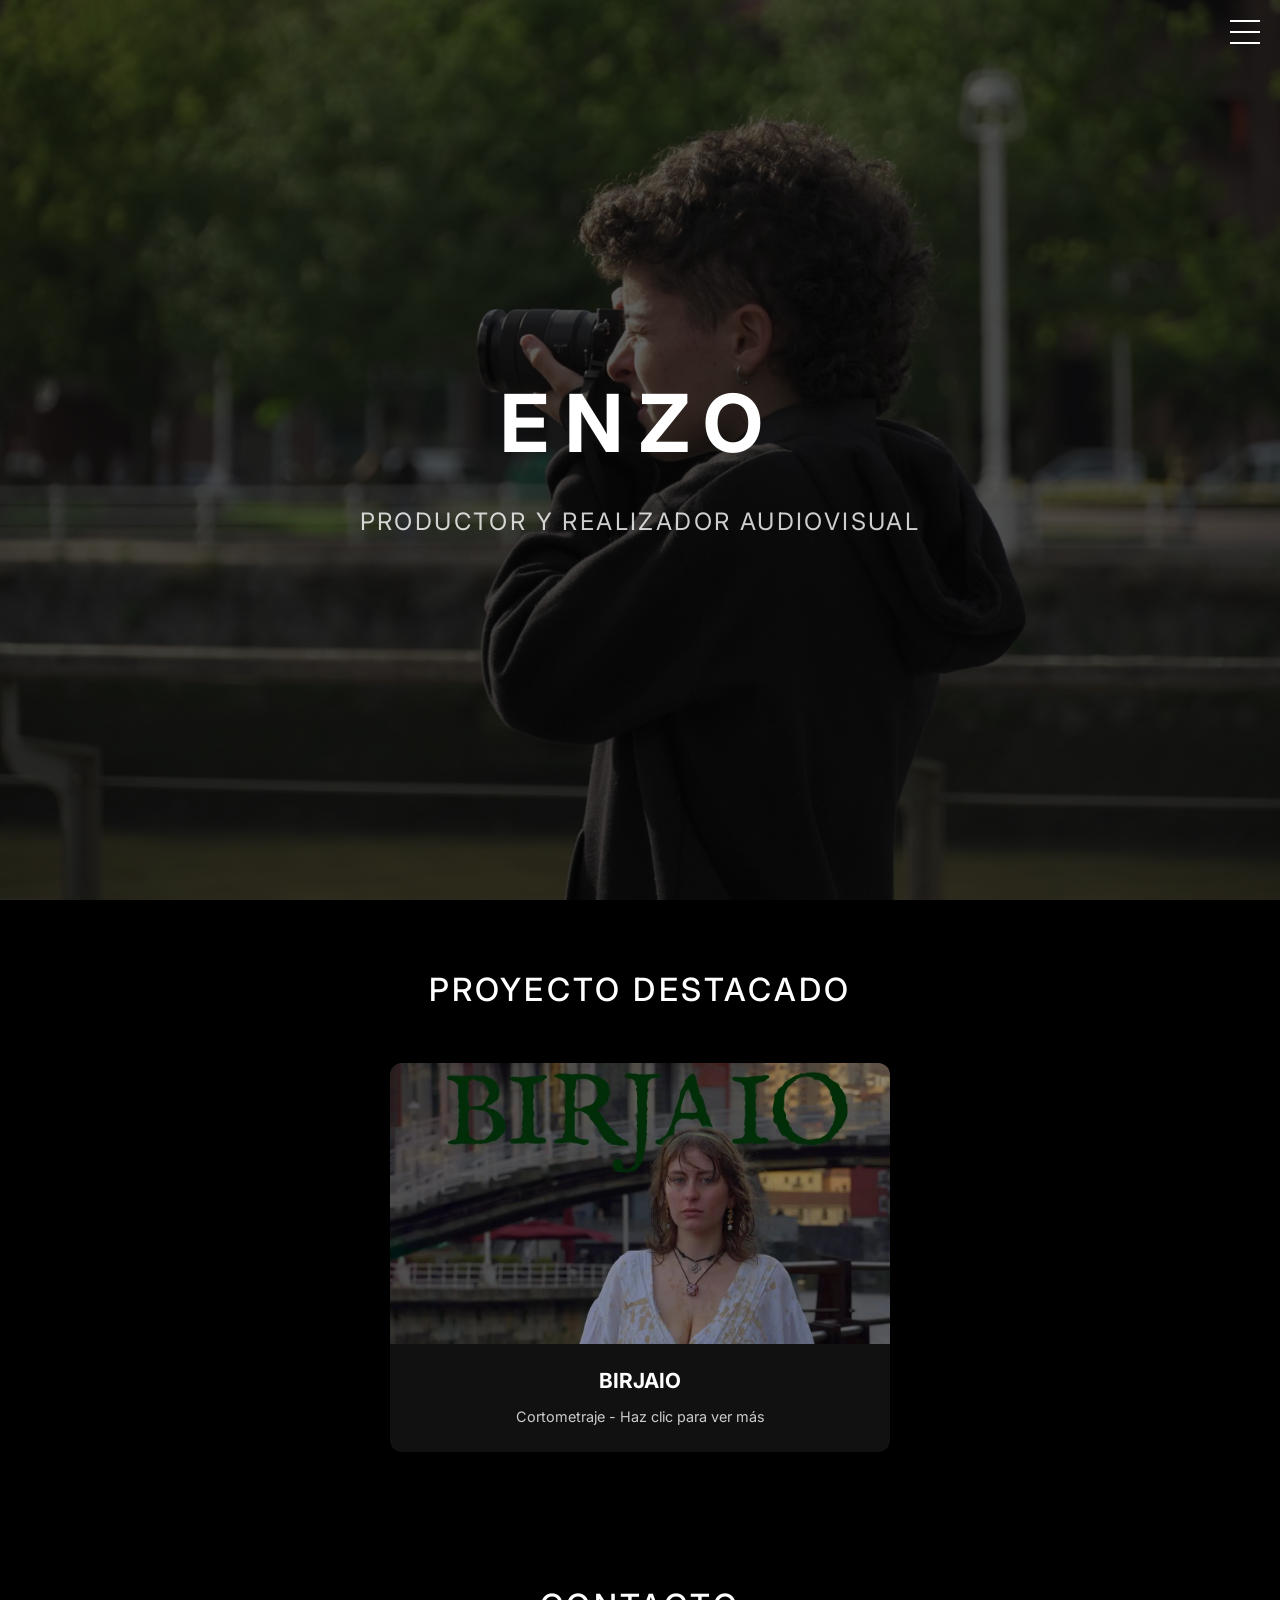
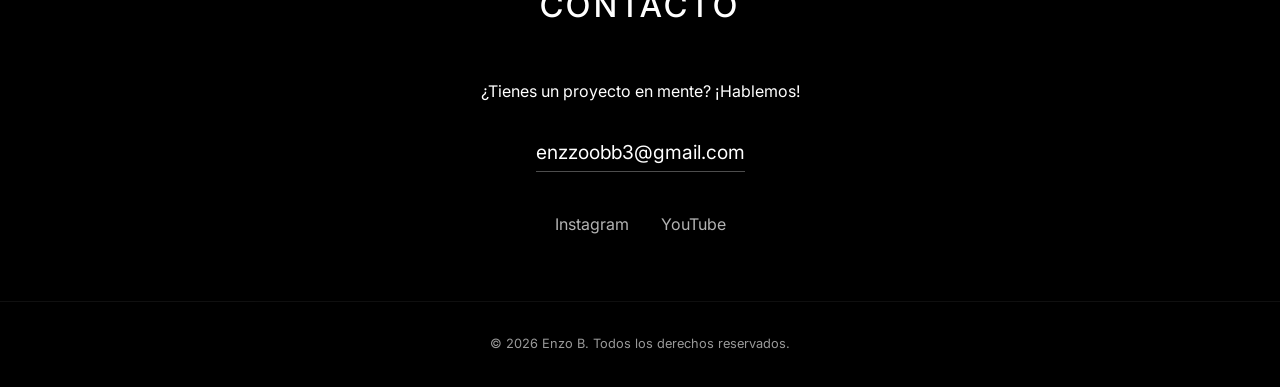
<file: index.html>
<!DOCTYPE html>
<html lang="es">
<head>
    <meta charset="UTF-8">
    <meta name="viewport" content="width=device-width, initial-scale=1.0, viewport-fit=cover">
    <title>ENZO BASAÑEZ</title>
    <link href="https://fonts.googleapis.com/css2?family=Inter:wght@300;400;500;600;700&display=swap" rel="stylesheet">
    <style>
        * {
            margin: 0;
            padding: 0;
            box-sizing: border-box;
            -webkit-tap-highlight-color: transparent;
        }

        body {
            font-family: 'Inter', sans-serif;
            background-color: #000000;
            color: #ffffff;
            line-height: 1.6;
            overflow-x: hidden;
        }

        /* ========== MENÚ HAMBURGUESA ========== */
        .menu-container {
            position: fixed;
            top: 20px;
            right: 20px;
            z-index: 2000;
        }

        .hamburger {
            width: 30px;
            height: 24px;
            display: flex;
            flex-direction: column;
            justify-content: space-between;
            cursor: pointer;
            z-index: 2001;
            position: relative;
        }

        .hamburger span {
            width: 100%;
            height: 2px;
            background-color: white;
            transition: all 0.3s ease;
        }

        .hamburger.active span:nth-child(1) {
            transform: rotate(45deg) translate(8px, 8px);
        }

        .hamburger.active span:nth-child(2) {
            opacity: 0;
        }

        .hamburger.active span:nth-child(3) {
            transform: rotate(-45deg) translate(8px, -8px);
        }

        .mobile-menu {
            position: fixed;
            top: 0;
            right: -100%;
            width: 100%;
            height: 100vh;
            background-color: #000000;
            transition: right 0.4s ease;
            z-index: 1999;
            display: flex;
            align-items: center;
            justify-content: center;
        }

        .mobile-menu.active {
            right: 0;
        }

        .menu-content {
            text-align: center;
            display: flex;
            flex-direction: column;
            gap: 2rem;
        }

        .menu-link {
            color: white;
            text-decoration: none;
            font-size: 2rem;
            font-weight: 500;
            transition: opacity 0.3s;
        }

        .menu-link:hover {
            opacity: 0.7;
        }

        .menu-social {
            margin-top: 2rem;
            display: flex;
            gap: 1.5rem;
            justify-content: center;
        }

        .menu-social a {
            color: white;
            text-decoration: none;
            font-size: 0.9rem;
            opacity: 0.7;
        }

        .menu-social a:hover {
            opacity: 1;
        }

        .menu-lang {
            margin-top: 1rem;
            display: flex;
            gap: 0.3rem;
            justify-content: center;
        }

        .menu-lang a {
            color: white;
            text-decoration: none;
            opacity: 0.6;
        }

        .menu-lang a.active {
            opacity: 1;
        }

        .menu-lang span {
            color: white;
            opacity: 0.6;
        }

        /* ===== HERO SECTION ===== */
        .hero {
            min-height: 100vh;
            display: flex;
            align-items: center;
            justify-content: center;
            text-align: center;
            padding: 2rem;
            position: relative;
            background-image: url('/images/Fondo.jpg');
            background-size: cover;
            background-position: center;
            background-repeat: no-repeat;
        }

        .hero::before {
            content: '';
            position: absolute;
            top: 0;
            left: 0;
            width: 100%;
            height: 100%;
            background-color: rgba(0, 0, 0, 0.6);
            z-index: 1;
        }

        .hero-content {
            position: relative;
            z-index: 2;
        }

        .hero-content h1 {
            font-size: 5rem;
            font-weight: 700;
            letter-spacing: 0.2em;
            margin-bottom: 1rem;
        }

        .hero-content p {
            font-size: 1.5rem;
            opacity: 0.8;
            letter-spacing: 0.1em;
        }

        /* ===== PROYECTO DESTACADO ===== */
        .projects {
            padding: 4rem 2rem;
        }

        .container {
            max-width: 1200px;
            margin: 0 auto;
        }

        .section-title {
            font-size: 2rem;
            font-weight: 500;
            margin-bottom: 3rem;
            text-align: center;
            letter-spacing: 0.1em;
        }

        .projects-grid {
            display: flex;
            justify-content: center;
            align-items: center;
        }

        .project-card {
            background: #111111;
            border-radius: 12px;
            overflow: hidden;
            cursor: pointer;
            max-width: 500px;
            width: 100%;
            margin: 0 auto;
            transition: transform 0.3s;
        }

        .project-card:hover {
            transform: translateY(-5px);
        }

        .project-image {
            width: 100%;
            position: relative;
            padding-bottom: 56.25%;
            overflow: hidden;
        }

        .project-image img {
            position: absolute;
            top: 0;
            left: 0;
            width: 100%;
            height: 100%;
            object-fit: cover;
            transition: transform 0.3s;
        }

        .project-card:hover .project-image img {
            transform: scale(1.05);
        }

        .project-card h3 {
            padding: 1.2rem 1.2rem 0.5rem;
            font-size: 1.3rem;
            text-align: center;
        }

        .project-card p {
            padding: 0 1.2rem 1.5rem;
            color: #cccccc;
            font-size: 0.9rem;
            text-align: center;
        }

        /* ===== CONTACTO ===== */
        .contact {
            padding: 4rem 2rem;
        }

        .contact-info {
            text-align: center;
        }

        .contact-info p {
            margin-bottom: 1rem;
        }

        .email-link {
            display: inline-block;
            font-size: 1.2rem;
            color: white;
            text-decoration: none;
            margin: 1rem 0;
            border-bottom: 1px solid rgba(255,255,255,0.3);
            padding-bottom: 0.2rem;
        }

        .email-link:hover {
            border-bottom-color: white;
        }

        .contact-social {
            display: flex;
            gap: 2rem;
            justify-content: center;
            margin-top: 1.5rem;
        }

        .contact-social a {
            color: white;
            text-decoration: none;
            opacity: 0.7;
        }

        .contact-social a:hover {
            opacity: 1;
        }

        /* ===== FOOTER ===== */
        footer {
            text-align: center;
            padding: 2rem;
            border-top: 1px solid rgba(255,255,255,0.1);
            font-size: 0.8rem;
            opacity: 0.6;
        }

        /* ===== RESPONSIVE ===== */
        @media (max-width: 768px) {
            .hero-content h1 {
                font-size: 2.5rem;
                letter-spacing: 0.1em;
            }
            
            .hero-content p {
                font-size: 1rem;
            }
            
            .section-title {
                font-size: 1.5rem;
            }
            
            .menu-link {
                font-size: 1.5rem;
            }
        }
    </style>
</head>
<body>
    <!-- Menú hamburguesa -->
    <div class="menu-container">
        <div class="hamburger" id="hamburger">
            <span></span>
            <span></span>
            <span></span>
        </div>
        <nav class="mobile-menu" id="mobile-menu">
            <div class="menu-content">
                <a href="index.html" class="menu-link">Inicio</a>
                <a href="sobremi.html" class="menu-link">Sobre mi</a>
                <a href="../proyectos.html" class="menu-link">Proyectos</a>
                <a href="contacto.html" class="menu-link">Contacto</a>
                <div class="menu-social">
                    <a href="https://www.instagram.com/enzoo.bb/" target="_blank">Instagram</a>
                    <a href="https://www.youtube.com/@enzobasaa" target="_blank">YouTube</a>
                </div>
                <div class="menu-lang">
                    <a href="index.html" class="active">Esp</a>
                    <span>/</span>
                    <a href="en/index.html">Eng</a>
                </div>
            </div>
        </nav>
    </div>

    <main>
        <section class="hero">
            <div class="hero-content">
                <h1>ENZO</h1>
                <p>PRODUCTOR Y REALIZADOR AUDIOVISUAL</p>
            </div>
        </section>

        <section class="projects">
            <div class="container">
                <h2 class="section-title">PROYECTO DESTACADO</h2>
                <div class="projects-grid">
                    <div class="project-card" onclick="location.href='proyectos/Birjaio.html'">
                        <div class="project-image">
                            <img src="/images/Birjaio_Miniatura.jpg" alt="Birjaio">
                        </div>
                        <h3>BIRJAIO</h3>
                        <p>Cortometraje - Haz clic para ver más</p>
                    </div>
                </div>
            </div>
        </section>

        <section class="contact">
            <div class="container">
                <h2 class="section-title">CONTACTO</h2>
                <div class="contact-info">
                    <p>¿Tienes un proyecto en mente? ¡Hablemos!</p>
                    <a href="mailto:enzzoobb3@gmail.com" class="email-link">enzzoobb3@gmail.com</a>
                    <div class="contact-social">
                        <a href="https://www.instagram.com/enzoo.bb/" target="_blank">Instagram</a>
                        <a href="https://www.youtube.com/@enzobasaa" target="_blank">YouTube</a>
                    </div>
                </div>
            </div>
        </section>
    </main>

    <footer>
        <div class="container">
            <p>&copy; 2026 Enzo B. Todos los derechos reservados.</p>
        </div>
    </footer>

    <script>
        const hamburger = document.getElementById('hamburger');
        const mobileMenu = document.getElementById('mobile-menu');
        
        if (hamburger && mobileMenu) {
            hamburger.addEventListener('click', function(e) {
                e.stopPropagation();
                hamburger.classList.toggle('active');
                mobileMenu.classList.toggle('active');
                
                if (mobileMenu.classList.contains('active')) {
                    document.body.style.overflow = 'hidden';
                } else {
                    document.body.style.overflow = '';
                }
            });

            const menuLinks = document.querySelectorAll('.menu-link');
            menuLinks.forEach(link => {
                link.addEventListener('click', function() {
                    hamburger.classList.remove('active');
                    mobileMenu.classList.remove('active');
                    document.body.style.overflow = '';
                });
            });

            document.addEventListener('click', function(event) {
                if (mobileMenu.classList.contains('active')) {
                    const isClickInsideMenu = mobileMenu.contains(event.target);
                    const isClickOnHamburger = hamburger.contains(event.target);
                    
                    if (!isClickInsideMenu && !isClickOnHamburger) {
                        hamburger.classList.remove('active');
                        mobileMenu.classList.remove('active');
                        document.body.style.overflow = '';
                    }
                }
            });
        }
    </script>
</body>
</html>
</file>
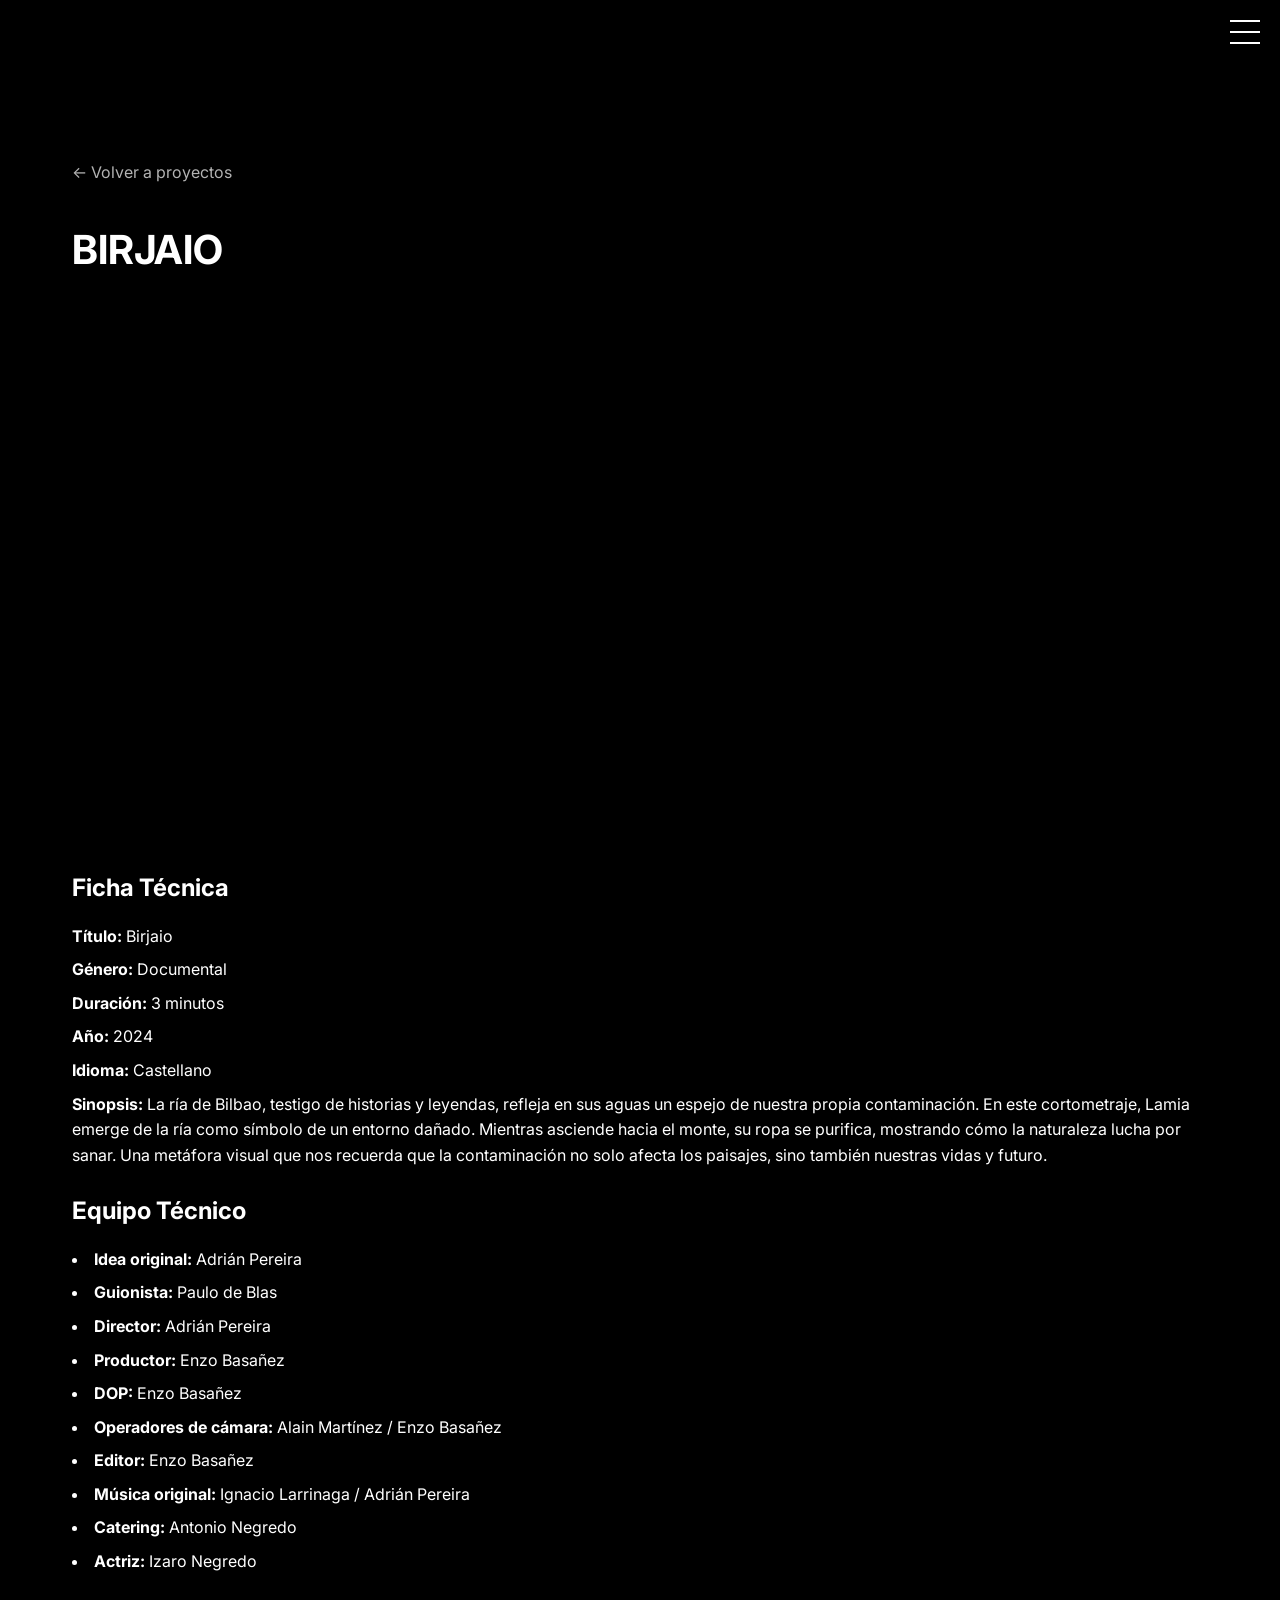
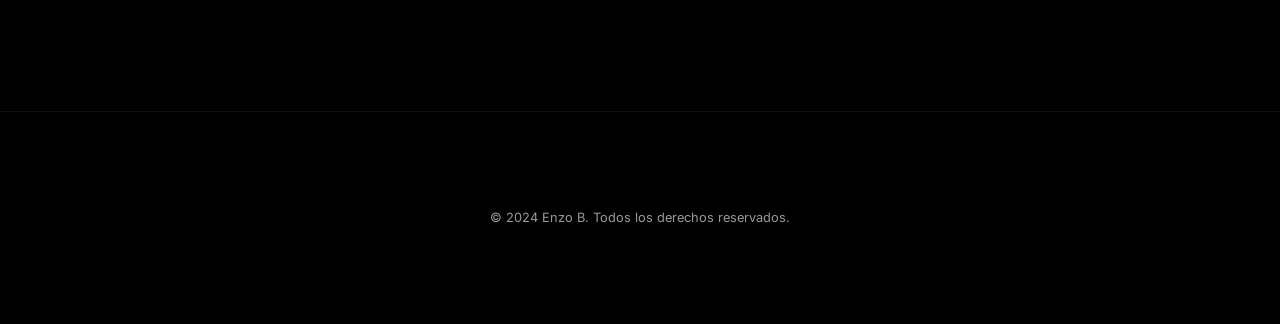
<file: proyecto1.html>
<!DOCTYPE html>
<html lang="es">
<head>
    <meta charset="UTF-8">
    <meta name="viewport" content="width=device-width, initial-scale=1.0">
    <title>ENZO BASAÑEZ</title>
    <link rel="stylesheet" href="/css/style.css">
    <link href="https://fonts.googleapis.com/css2?family=Inter:wght@300;400;500;600;700&display=swap" rel="stylesheet">
</head>
<body>
    <!-- Menú hamburguesa -->
    <div class="menu-container">
        <div class="hamburger" id="hamburger">
            <span></span>
            <span></span>
            <span></span>
        </div>
        <nav class="mobile-menu" id="mobile-menu">
            <div class="menu-content">
                <a href="/index.html#inicio" class="menu-link">Inicio</a>
                <a href="/index.html#proyectos" class="menu-link">Proyectos</a>
                <a href="/index.html#sobre-mi" class="menu-link">Sobre mi</a>
                <a href="/index.html#contacto" class="menu-link">Contacto</a>
                <div class="menu-social">
                    <a href="#" target="_blank">LinkedIn</a>
                    <a href="#" target="_blank">Instagram</a>
                    <a href="#" target="_blank">YouTube</a>
                </div>
                <div class="menu-lang">
                    <a href="/index.html" class="active">Esp</a>
                    <span>/</span>
                    <a href="/en/index.html">Eng</a>
                </div>
            </div>
        </nav>
    </div>

    <main>
        <section class="project-detail">
            <div class="container">
                <a href="../proyectos.html" class="back-link">← Volver a proyectos</a>
                
                <h1 class="project-title">BIRJAIO</h1>
                
                <div class="project-video">
                    <!-- https://youtu.be/ZN3Awo_5viw?si=KOg0_c3TA7J78Ynn -->
<iframe width="100%" height="500" src="https://www.youtube.com/embed/ZN3Awo_5viw" frameborder="0" allowfullscreen></iframe>                </div>
                
                <div class="project-info">
                    <h2>Ficha Técnica</h2>
                    
                    <ul>
                        <li><strong>Título:</strong> Birjaio</li>
                        <li><strong>Género:</strong> Documental</li>
                        <li><strong>Duración:</strong> 3 minutos</li>
                        <li><strong>Año:</strong> 2024</li>
                        <li><strong>Idioma:</strong> Castellano</li>
                        <li><strong>Sinopsis:</strong> La ría de Bilbao, testigo de historias y leyendas, refleja en sus aguas un espejo de nuestra propia contaminación. En este cortometraje, Lamia emerge de la ría como símbolo de un entorno dañado. Mientras asciende hacia el monte, su ropa se purifica, mostrando cómo la naturaleza lucha por sanar. Una metáfora visual que nos recuerda que la contaminación no solo afecta los paisajes, sino también nuestras vidas y futuro.</li>

                    <h2>Equipo Técnico</h2>
                   
                    </ul>
                   <li><strong>Idea original:</strong> Adrián Pereira</li>
                   <li><strong>Guionista:</strong> Paulo de Blas</li>
                   <li><strong>Director:</strong> Adrián Pereira</li>
                   <li><strong>Productor:</strong> Enzo Basañez</li>
                   <li><strong>DOP:</strong> Enzo Basañez</li>
                   <li><strong>Operadores de cámara:</strong> Alain Martínez / Enzo Basañez</li>
                   <li><strong>Editor:</strong> Enzo Basañez</li>
                   <li><strong>Música original:</strong> Ignacio Larrinaga / Adrián Pereira</li>
                   <li><strong>Catering:</strong> Antonio Negredo</li>
                   <li><strong>Actriz:</strong> Izaro Negredo</li>

                   
                </div>
            </div>
        </section>
    </main>

    <footer>
        <div class="container">
            <p>&copy; 2024 Enzo B. Todos los derechos reservados.</p>
        </div>
    </footer>

    <script src="/js/main.js"></script>
</body>
</html>
</file>
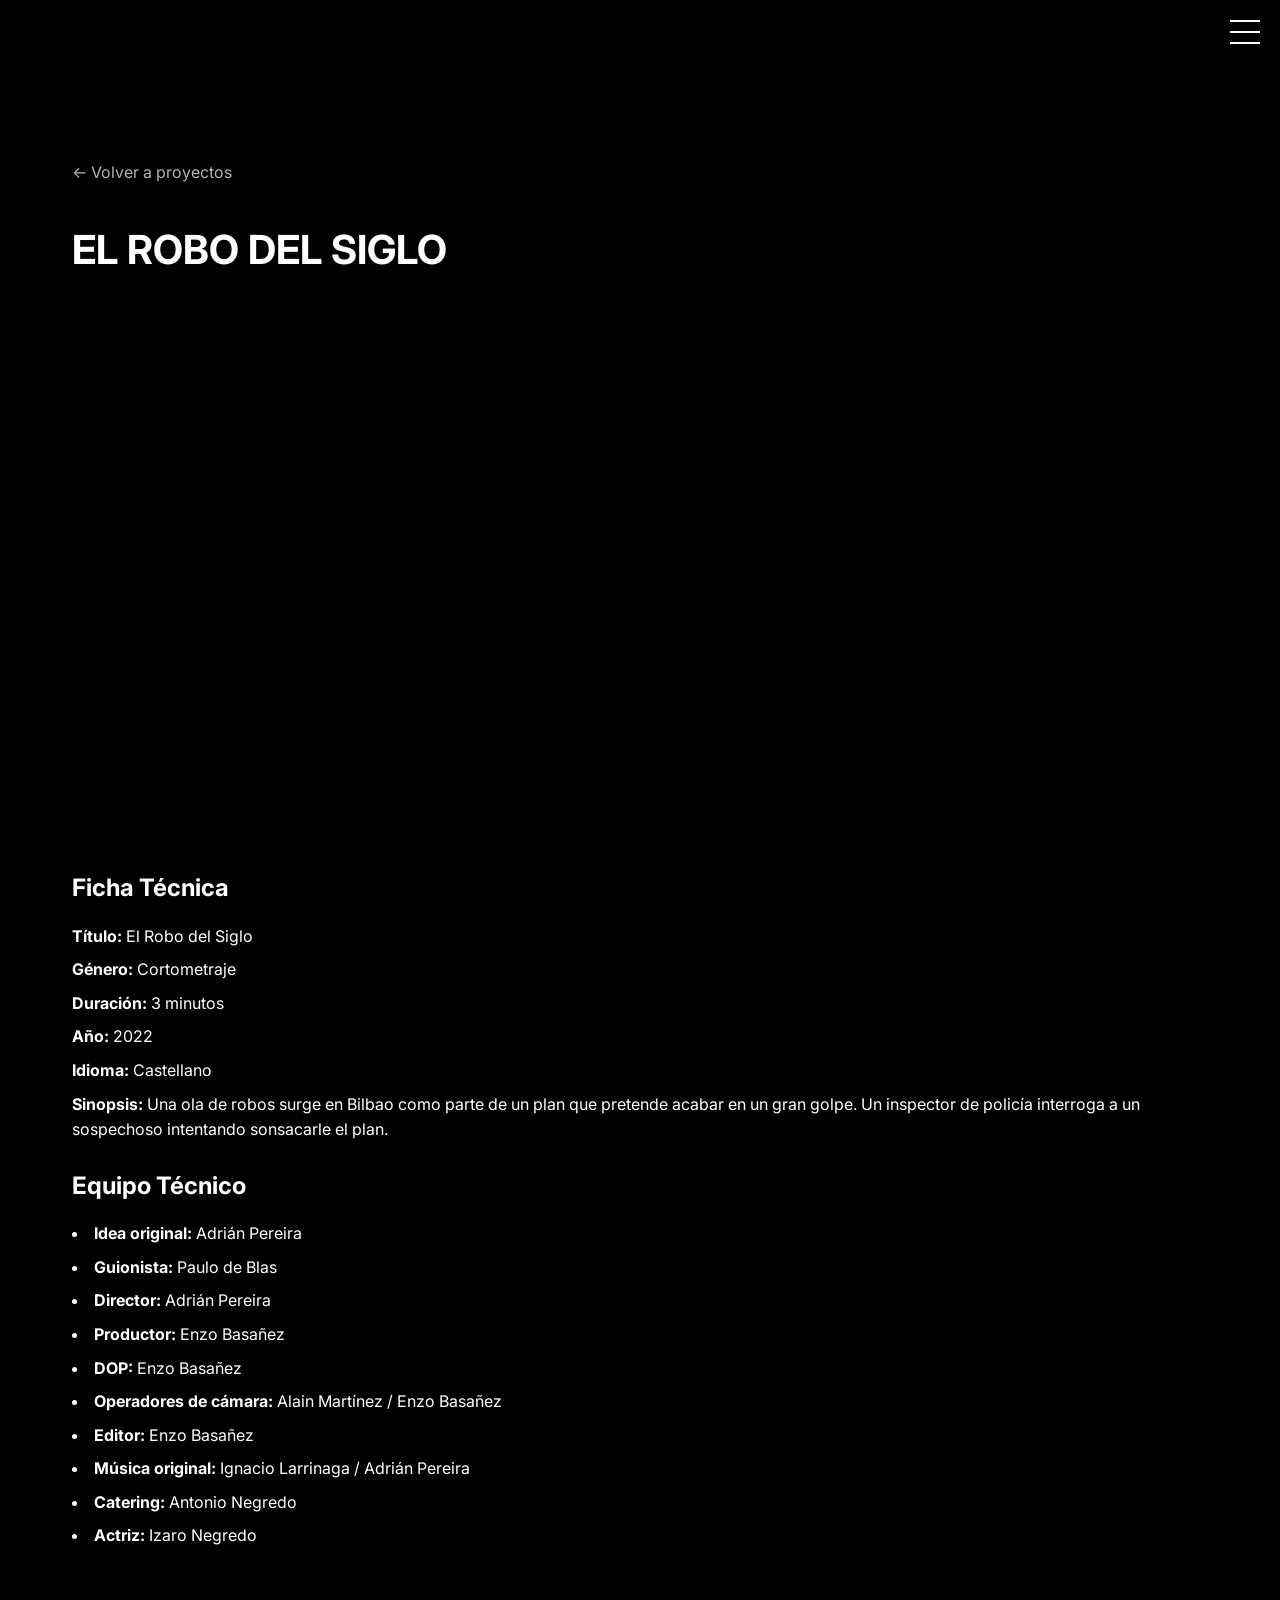
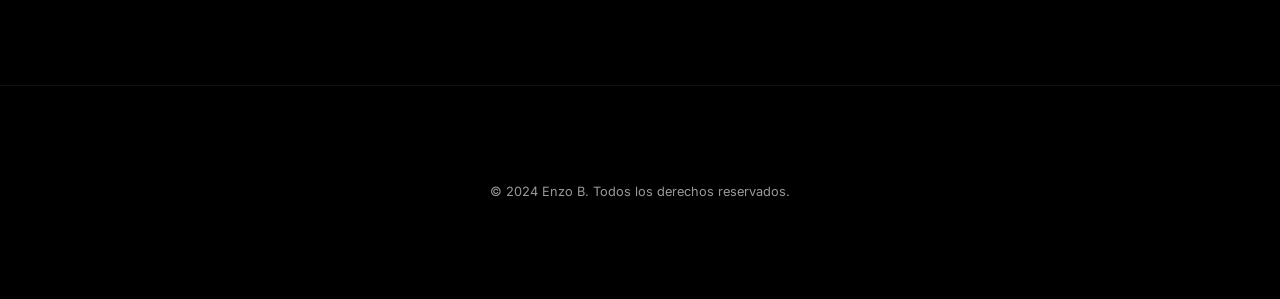
<file: proyecto2.html>
<!DOCTYPE html>
<html lang="es">
<head>
    <meta charset="UTF-8">
    <meta name="viewport" content="width=device-width, initial-scale=1.0">
    <title>ENZO BASAÑEZ</title>
    <link rel="stylesheet" href="/css/style.css">
    <link href="https://fonts.googleapis.com/css2?family=Inter:wght@300;400;500;600;700&display=swap" rel="stylesheet">
</head>
<body>
    <!-- Menú hamburguesa -->
    <div class="menu-container">
        <div class="hamburger" id="hamburger">
            <span></span>
            <span></span>
            <span></span>
        </div>
        <nav class="mobile-menu" id="mobile-menu">
            <div class="menu-content">
                <a href="/index.html#inicio" class="menu-link">Inicio</a>
                <a href="/index.html#proyectos" class="menu-link">Proyectos</a>
                <a href="/index.html#sobre-mi" class="menu-link">Sobre mi</a>
                <a href="/index.html#contacto" class="menu-link">Contacto</a>
                <div class="menu-social">
                    <a href="#" target="_blank">LinkedIn</a>
                    <a href="#" target="_blank">Instagram</a>
                    <a href="#" target="_blank">YouTube</a>
                </div>
                <div class="menu-lang">
                    <a href="/index.html" class="active">Esp</a>
                    <span>/</span>
                    <a href="/en/index.html">Eng</a>
                </div>
            </div>
        </nav>
    </div>

    <main>
        <section class="project-detail">
            <div class="container">
                <a href="/proyectos.html" class="back-link">← Volver a proyectos</a>
                
                <h1 class="project-title">EL ROBO DEL SIGLO</h1>
                
                <div class="project-video">
                    <!-- https://youtu.be/ZN3Awo_5viw?si=KOg0_c3TA7J78Ynn -->
<iframe width="100%" height="500" src="https://www.youtube.com/embed/mXW7vO1KmGo" frameborder="0" allowfullscreen></iframe>                </div>
                
                <div class="project-info">
                    <h2>Ficha Técnica</h2>
                    
                    <ul>
                        <li><strong>Título:</strong> El Robo del Siglo</li>
                        <li><strong>Género:</strong> Cortometraje</li>
                        <li><strong>Duración:</strong> 3 minutos</li>
                        <li><strong>Año:</strong> 2022</li>
                        <li><strong>Idioma:</strong> Castellano</li>
                        <li><strong>Sinopsis:</strong> Una ola de robos surge en Bilbao como parte de un plan que pretende acabar en un gran golpe. Un inspector de policía interroga a un sospechoso intentando sonsacarle el plan.</li>

                    <h2>Equipo Técnico</h2>
                   
                    </ul>
                   <li><strong>Idea original:</strong> Adrián Pereira</li>
                   <li><strong>Guionista:</strong> Paulo de Blas</li>
                   <li><strong>Director:</strong> Adrián Pereira</li>
                   <li><strong>Productor:</strong> Enzo Basañez</li>
                   <li><strong>DOP:</strong> Enzo Basañez</li>
                   <li><strong>Operadores de cámara:</strong> Alain Martínez / Enzo Basañez</li>
                   <li><strong>Editor:</strong> Enzo Basañez</li>
                   <li><strong>Música original:</strong> Ignacio Larrinaga / Adrián Pereira</li>
                   <li><strong>Catering:</strong> Antonio Negredo</li>
                   <li><strong>Actriz:</strong> Izaro Negredo</li>

                   
                </div>
            </div>
        </section>
    </main>

    <footer>
        <div class="container">
            <p>&copy; 2024 Enzo B. Todos los derechos reservados.</p>
        </div>
    </footer>

    <script src="/js/main.js"></script>
</body>
</html>
</file>
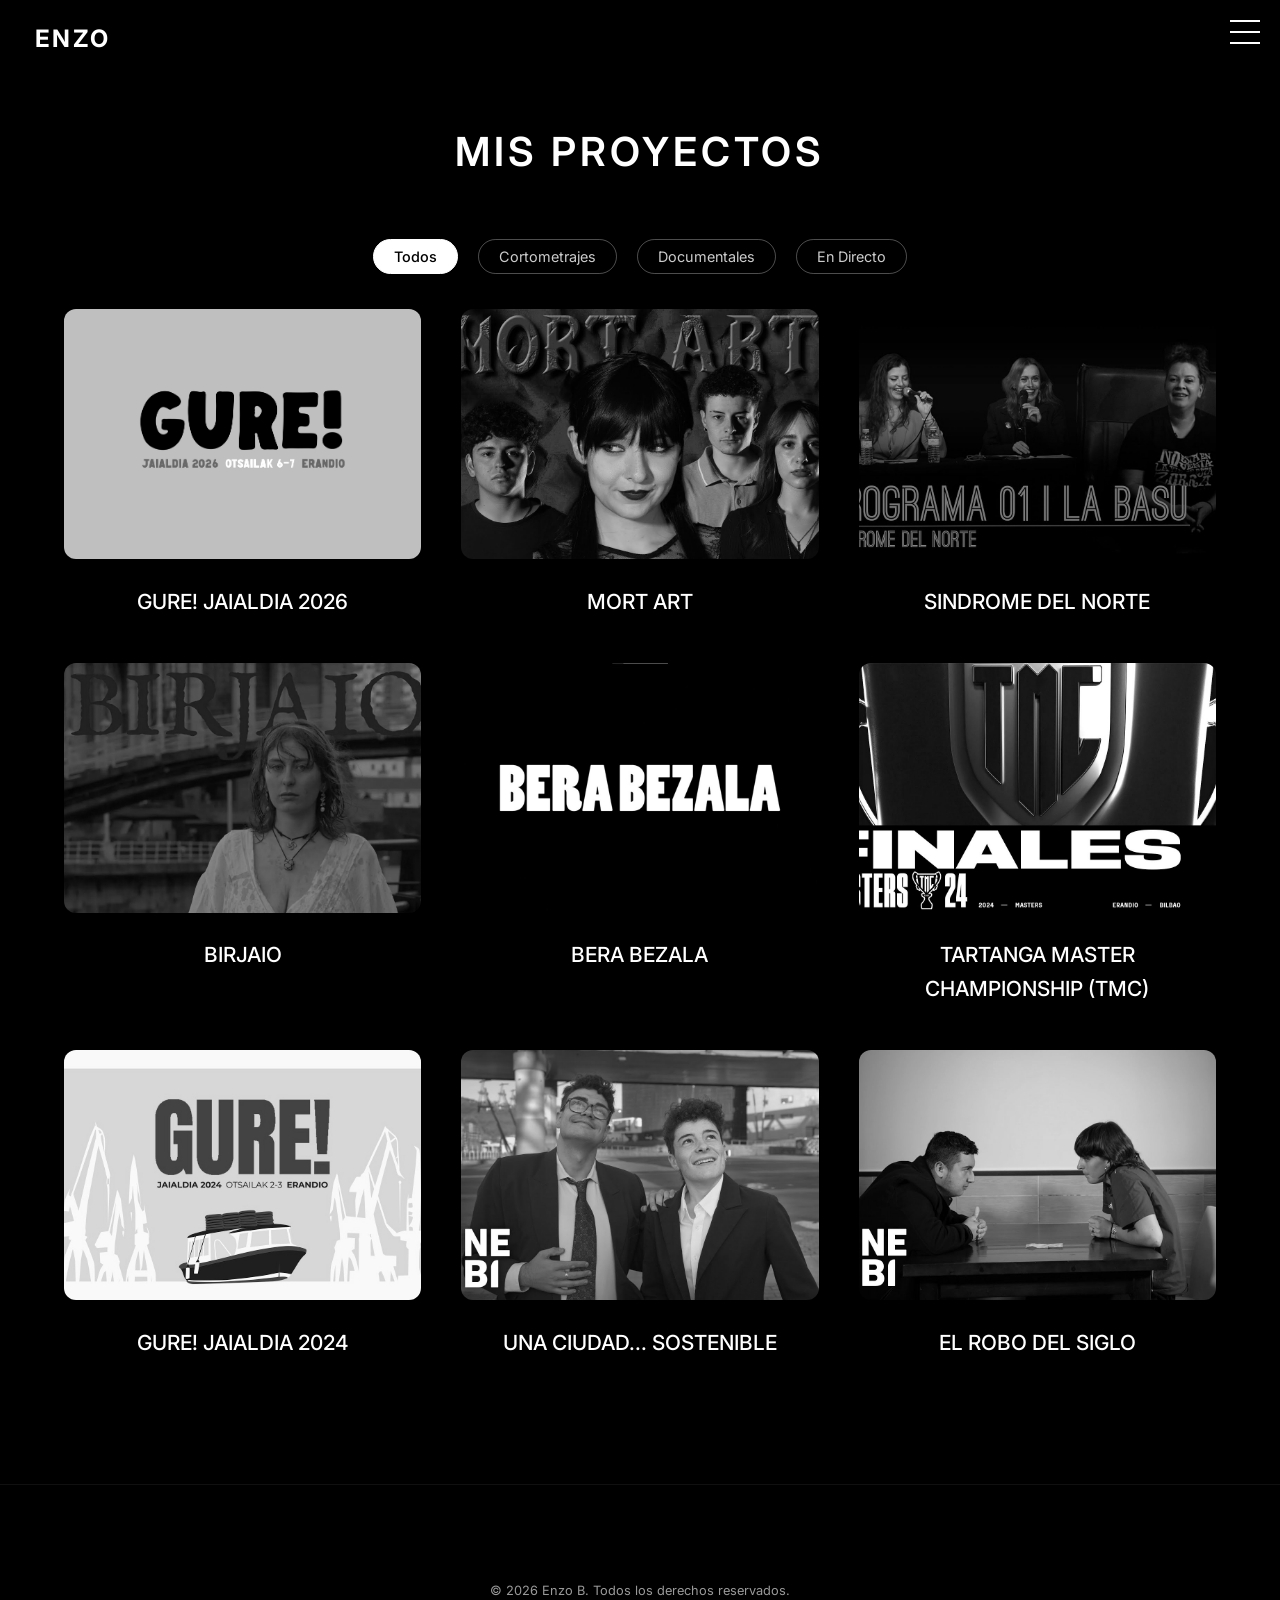
<file: proyectos.html>
<!DOCTYPE html>
<html lang="es">
<head>
    <meta charset="UTF-8">
    <meta name="viewport" content="width=device-width, initial-scale=1.0">
    <title>Proyectos - ENZO</title>
    <link rel="stylesheet" href="/css/style.css">
    <link href="https://fonts.googleapis.com/css2?family=Inter:wght@300;400;500;600;700&display=swap" rel="stylesheet">
    <style>
        /* Estilos para los botones de filtro */
        .filtros-container {
            text-align: center;
            margin: 0px auto 30px auto;
        }
        .filtro-boton {
            background: transparent;
            border: 1px solid rgba(255, 255, 255, 0.3);
            color: #cccccc;
            padding: 8px 20px;
            margin: 5px 8px;
            border-radius: 30px;
            cursor: pointer;
            font-family: 'Inter', sans-serif;
            font-size: 0.9rem;
            transition: all 0.3s ease;
        }
        .filtro-boton:hover {
            border-color: white;
            color: white;
        }
        .filtro-boton.activo {
            background: white;
            color: black;
            border-color: white;
            font-weight: 500;
        }
        /* Clase para ocultar proyectos */
        .proyecto-card.oculto {
            display: none;
        }
        .grid-proyectos {
            transition: all 0.2s ease;
        }
    </style>
</head>
<body>
    <!-- Menú hamburguesa -->
    <div class="logo-container">
        <a href="index.html" class="logo">ENZO</a>
    </div>
    <div class="menu-container">
        <div class="hamburger" id="hamburger">
            <span></span>
            <span></span>
            <span></span>
        </div>
        <nav class="mobile-menu" id="mobile-menu">
            <div class="menu-content">
                <a href="index.html" class="menu-link">Inicio</a>
                <a href="sobremi.html" class="menu-link">Sobre mi</a>
                <a href="proyectos.html" class="menu-link">Proyectos</a>
                <a href="contacto.html" class="menu-link">Contacto</a>
                <div class="menu-social">
                    <a href="https://www.instagram.com/enzoo.bb/" target="_blank">Instagram</a>
                    <a href="https://www.youtube.com/@enzobasaa" target="_blank">YouTube</a>
                </div>
                <div class="menu-lang">
                    <a href="index.html" class="active">Esp</a>
                    <span>/</span>
                    <a href="en/index.html">Eng</a>
                </div>
            </div>
        </nav>
    </div>

    <!-- PÁGINA DE TODOS LOS PROYECTOS -->
    <main class="pagina-proyectos">
        <h1 class="page-title">MIS PROYECTOS</h1>
        
        <!-- ===== BOTONES DE CATEGORÍAS ===== -->
        <div class="filtros-container">
            <button class="filtro-boton activo" data-filtro="todos">Todos</button>
            <button class="filtro-boton" data-filtro="cortometraje"> Cortometrajes</button>
            <button class="filtro-boton" data-filtro="documental"> Documentales</button>
            <button class="filtro-boton" data-filtro="directo"> En Directo</button>
        </div>
        
        <div class="grid-proyectos">
            <!-- PROYECTO 1 - Mort Art (2025) -->
            <div class="proyecto-card" data-categoria="cortometraje" onclick="location.href='proyectos/Mort%20Art.html'">
                <img src="/images/Mort Art_Miniatura.jpg" alt="Mort Art">
                <h3>MORT ART</h3>
                <p>Cortometraje · 2025</p>
            </div>

            <!-- PROYECTO 2 - Birjaio (2024) -->
            <div class="proyecto-card" data-categoria="cortometraje" onclick="location.href='proyectos/Birjaio.html'">
                <img src="/images/Birjaio_Miniatura.jpg" alt="Birjaio">
                <h3>BIRJAIO</h3>
                <p>Cortometraje · 2024</p>
            </div>

            <!-- PROYECTO 3 - Bera Bezala (2024) -->
            <div class="proyecto-card" data-categoria="cortometraje" onclick="location.href='proyectos/BeraBezala.html'">
                <img src="/images/BeraBezala_Miniatura.jpg" alt="Bera Bezala">
                <h3>BERA BEZALA</h3>
                <p>Cortometraje · 2024</p>
            </div>

            <!-- PROYECTO 4 - Tartanga Master Championship (TMC) (2024) -->
            <div class="proyecto-card" data-categoria="directo" onclick="location.href='proyectos/TartangaMasterChampionship.html'">
                <img src="/images/TMC_Miniatura.jpg" alt="TartangaMasterChampionship">
                <h3>TARTANGA MASTER CHAMPIONSHIP (TMC)</h3>
                <p>Evento · 2024</p>
            </div>

            <!-- PROYECTO 5 - Una Ciudad... Sostenible (2023) -->
            <div class="proyecto-card" data-categoria="cortometraje" onclick="location.href='proyectos/UnaCiudad...Sostenible.html'">
                <img src="/images/UnaCiudad...Sostenible_Miniatura.jpg" alt="Una Ciudad... Sostenible">
                <h3>UNA CIUDAD... SOSTENIBLE</h3>
                <p>Cortometraje · 2023</p>
            </div>

            <!-- PROYECTO 6 - El Robo del Siglo (2022) -->
            <div class="proyecto-card" data-categoria="cortometraje" onclick="location.href='proyectos/ElRoboDelSiglo.html'">
                <img src="/images/ELRoboDelSiglo_Miniatura.jpg" alt="El Robo Del Siglo">
                <h3>EL ROBO DEL SIGLO</h3>
                <p>Cortometraje · 2022</p>
            </div>
            
            <!-- PROYECTO 7 - GURE! Jaialdia (2024) -->
            <div class="proyecto-card" data-categoria="directo" onclick="location.href='proyectos/GURE!Jaialdia24.html'">
                <img src="/images/GURE!Jaialdia24_Miniatura.jpg" alt="GURE! Jaialdia 2024">
                <h3>GURE! JAIALDIA 2024</h3>
                <p>Festival · 2024</p>
            </div>
            
            <!-- PROYECTO 8 - GURE! Jaialdia (2026) -->
            <div class="proyecto-card" data-categoria="directo" onclick="location.href='proyectos/GURE!Jaialdia26.html'">
                <img src="/images/GURE!Jaialdia26_Miniatura.jpg" alt="GURE! Jaialdia 2026">
                <h3>GURE! JAIALDIA 2026</h3>
                <p>Festival · 2026</p>
            </div>

            <!-- PROYECTO 9 - Sindrome del Norte (2025) -->
            <div class="proyecto-card" data-categoria="directo" onclick="location.href='proyectos/SindromeDelNorte.html'">
                <img src="/images/SindromeDelNorte_Miniatura.jpg" alt="Sindrome del Norte">
                <h3>SINDROME DEL NORTE</h3>
                <p>Late Night · 2025</p>
            </div>
            
    </main>

    <footer>
        <div class="container">
            <p>&copy; 2026 Enzo B. Todos los derechos reservados.</p>
        </div>
    </footer>

    <script src="/js/main.js"></script>
    
    <!-- Script de filtrado por categorías -->
    <script>
        document.addEventListener('DOMContentLoaded', function() {
            const botonesFiltro = document.querySelectorAll('.filtro-boton');
            const todosLosProyectos = document.querySelectorAll('.proyecto-card');

            botonesFiltro.forEach(boton => {
                boton.addEventListener('click', function() {
                    const filtroSeleccionado = this.getAttribute('data-filtro');
                    
                    botonesFiltro.forEach(btn => btn.classList.remove('activo'));
                    this.classList.add('activo');

                    todosLosProyectos.forEach(proyecto => {
                        const categoriaProyecto = proyecto.getAttribute('data-categoria');
                        
                        if (filtroSeleccionado === 'todos') {
                            proyecto.classList.remove('oculto');
                        } else {
                            if (categoriaProyecto === filtroSeleccionado) {
                                proyecto.classList.remove('oculto');
                            } else {
                                proyecto.classList.add('oculto');
                            }
                        }
                    });
                });
            });
        });
    </script>

    <!-- Script de orden automático por año (de más nuevo a más antiguo) -->
    <script>
        document.addEventListener('DOMContentLoaded', function() {
            const grid = document.querySelector('.grid-proyectos');
            if (!grid) return;
            
            const proyectos = Array.from(document.querySelectorAll('.proyecto-card'));
            
            proyectos.sort((a, b) => {
                const textoA = a.querySelector('p')?.innerText || '';
                const textoB = b.querySelector('p')?.innerText || '';
                const añoA = parseInt(textoA.match(/\d{4}/)?.[0] || 0);
                const añoB = parseInt(textoB.match(/\d{4}/)?.[0] || 0);
                return añoB - añoA; // Más reciente primero
            });
            
            proyectos.forEach(proyecto => grid.appendChild(proyecto));
        });
    </script>
</body>
</html>
</file>
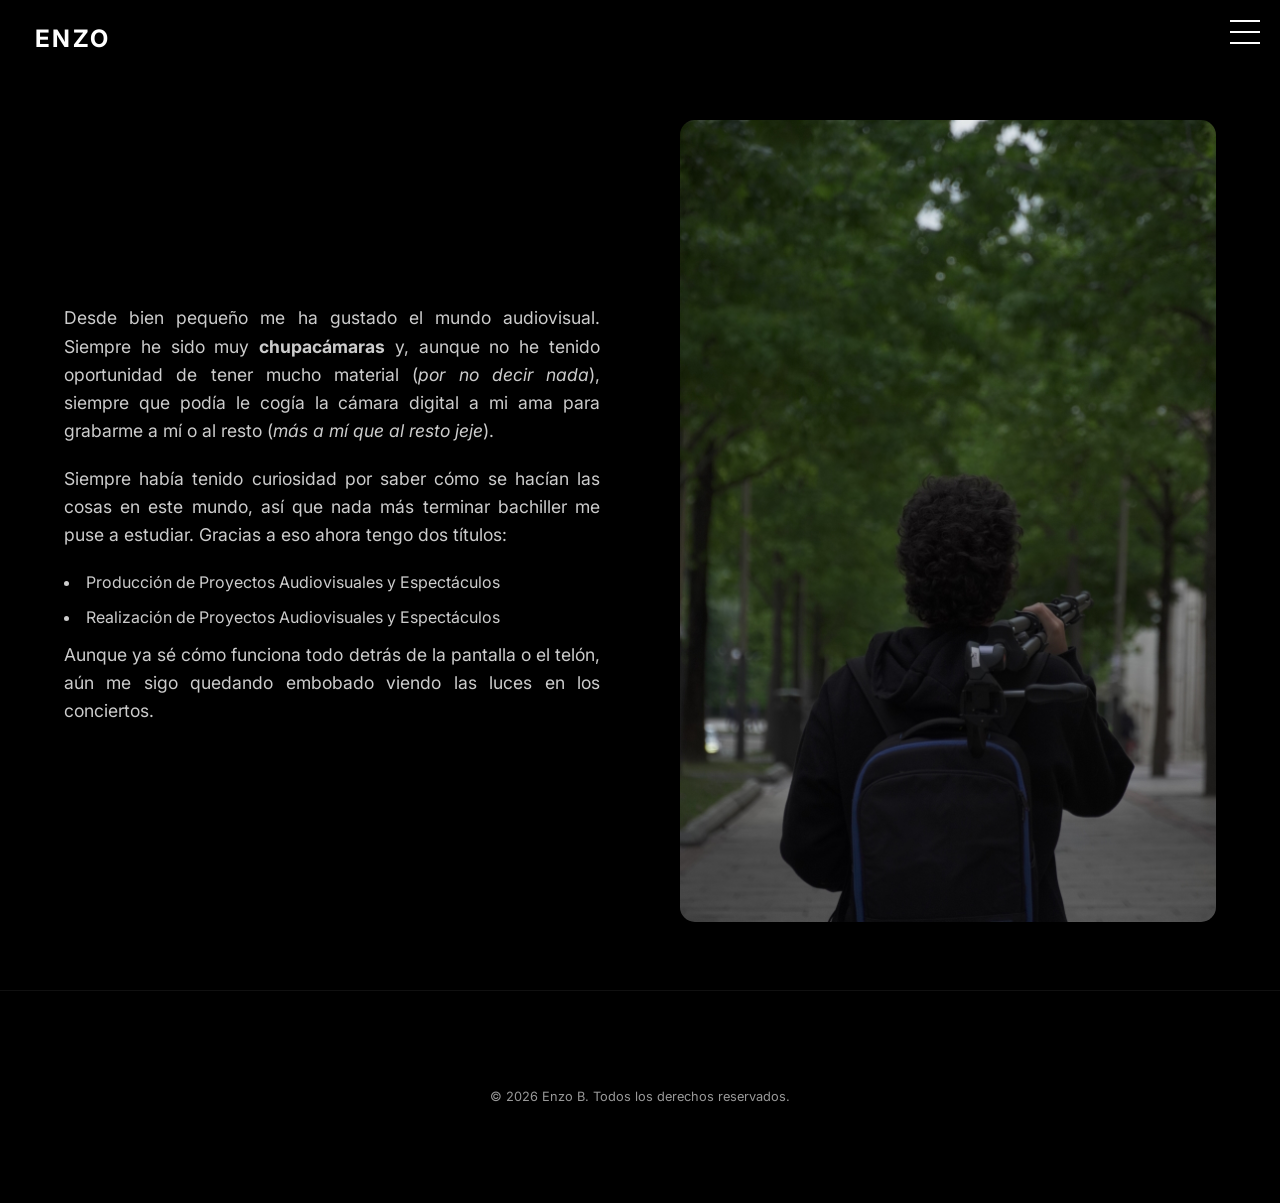
<file: sobremi.html>
<!DOCTYPE html>
<html lang="es">
<head>
    <meta charset="UTF-8">
    <meta name="viewport" content="width=device-width, initial-scale=1.0">
    <title>Sobre mí - ENZO</title>
    <link rel="stylesheet" href="/css/style.css">
    <link href="https://fonts.googleapis.com/css2?family=Inter:wght@300;400;500;600;700&display=swap" rel="stylesheet">
</head>
<body>
    <!-- Menú hamburguesa -->
    <div class="logo-container">
    <a href="index.html" class="logo">ENZO</a>
</div>
    <div class="menu-container">
        <div class="hamburger" id="hamburger">
            <span></span>
            <span></span>
            <span></span>
        </div>
        <nav class="mobile-menu" id="mobile-menu">
            <div class="menu-content">
                <a href="index.html" class="menu-link">Inicio</a>
                <a href="sobremi.html" class="menu-link">Sobre mi</a>
                <a href="../proyectos.html" class="menu-link">Proyectos</a>
                <a href="contacto.html" class="menu-link">Contacto</a>
                <div class="menu-social">
                    <a href="https://www.instagram.com/enzoo.bb/" target="_blank">Instagram</a>
                    <a href="https://www.youtube.com/@enzobasaa" target="_blank">YouTube</a>
                </div>
                <div class="menu-lang">
                    <a href="index.html" class="active">Esp</a>
                    <span>/</span>
                    <a href="en/index.html">Eng</a>
                </div>
            </div>
        </nav>
    </div>

    <main class="sobremi-container">
        <div class="sobremi-texto">
            <p>Desde bien pequeño me ha gustado el mundo audiovisual. Siempre he sido muy <b>chupacámaras</b> y, aunque no he tenido oportunidad de tener mucho material (<i>por no decir nada</i>), siempre que podía le cogía la cámara digital a mi ama para grabarme a mí o al resto (<i>más a mí que al resto jeje</i>).</p>
            <p>Siempre había tenido curiosidad por saber cómo se hacían las cosas en este mundo, así que nada más terminar bachiller me puse a estudiar. Gracias a eso ahora tengo dos títulos:</p>
                <li>Producción de Proyectos Audiovisuales y Espectáculos</li>
                <li>Realización de Proyectos Audiovisuales y Espectáculos</li>
            <p>Aunque ya sé cómo funciona todo detrás de la pantalla o el telón, aún me sigo quedando embobado viendo las luces en los conciertos.</p>
            <ul>
            </ul>
        </div>
        <div class="sobremi-imagen">
            <img src="/images/SobreMi.jpg" alt="Enzo Basañez">
        </div>
    </main>

    <script src="/js/main.js"></script>
</body>
</html>

<footer>
        <div class="container">
            <p>&copy; 2026 Enzo B. Todos los derechos reservados.</p>
        </div>
    </footer>

    <script src="/js/main.js"></script>
</body>
</html>
</file>
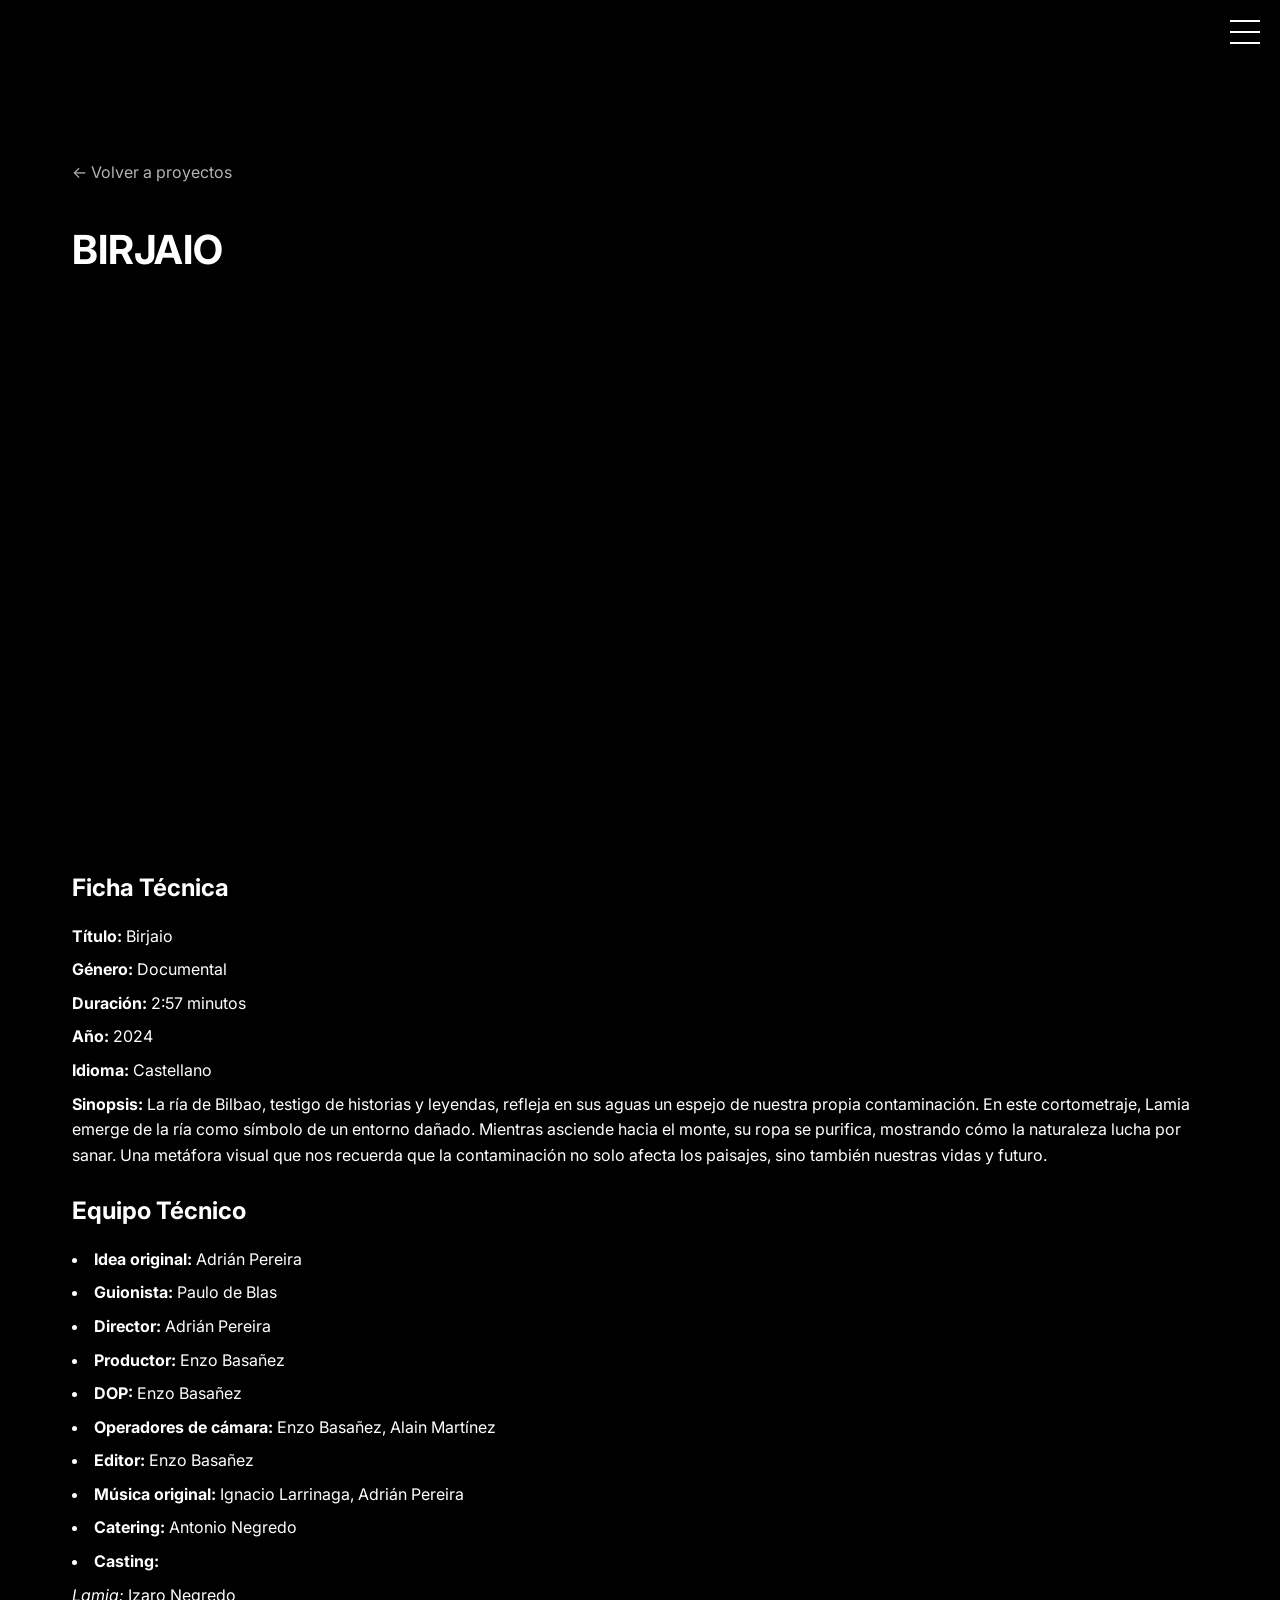
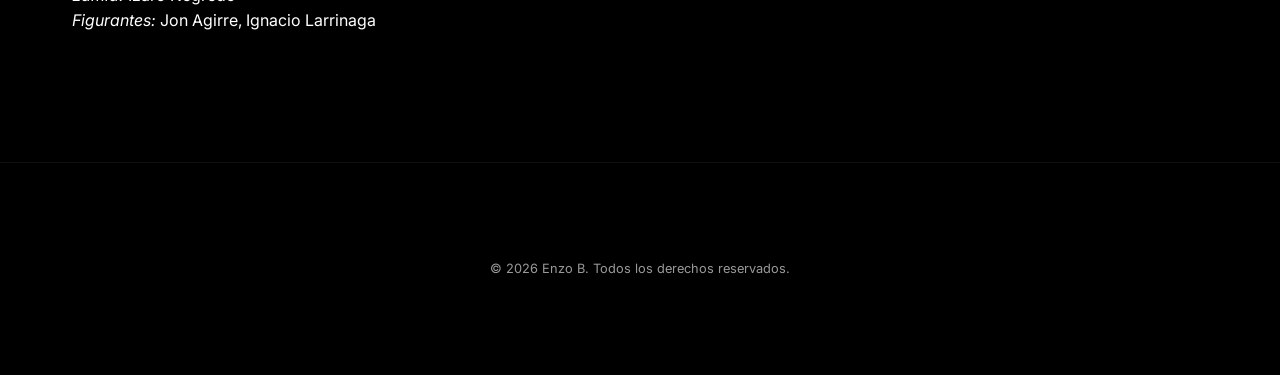
<file: proyectos/Birjaio.html>
<!DOCTYPE html>
<html lang="es">
<head>
    <meta charset="UTF-8">
    <meta name="viewport" content="width=device-width, initial-scale=1.0">
    <title>Birjaio - ENZO</title>
    <link rel="stylesheet" href="/css/style.css">
    <link href="https://fonts.googleapis.com/css2?family=Inter:wght@300;400;500;600;700&display=swap" rel="stylesheet">
</head>
<body>
    <!-- Menú hamburguesa -->
    <div class="menu-container">
        <div class="hamburger" id="hamburger">
            <span></span>
            <span></span>
            <span></span>
        </div>
        <nav class="mobile-menu" id="mobile-menu">
            <div class="menu-content">
                <a href="/index.html#inicio" class="menu-link">Inicio</a>
                <a href="/index.html#proyectos" class="menu-link">Proyectos</a>
                <a href="/index.html#sobre-mi" class="menu-link">Sobre mi</a>
                <a href="/index.html#contacto" class="menu-link">Contacto</a>
                <div class="menu-social">
                    <a href="https://www.instagram.com/enzoo.bb/" target="_blank">Instagram</a>
                    <a href="https://www.youtube.com/@enzobasaa" target="_blank">YouTube</a>
                </div>
                <div class="menu-lang">
                    <a href="/index.html" class="active">Esp</a>
                    <span>/</span>
                    <a href="/en/index.html">Eng</a>
                </div>
            </div>
        </nav>
    </div>

    <main>
        <section class="project-detail">
            <div class="container">
                <a href="../proyectos.html" class="back-link">← Volver a proyectos</a>
                
                <h1 class="project-title">BIRJAIO</h1>
                
                <div class="project-video">
                    <!-- https://youtu.be/ZN3Awo_5viw -->
<iframe width="100%" height="500" src="https://www.youtube.com/embed/ZN3Awo_5viw" frameborder="0" allowfullscreen></iframe>                </div>
                
                <div class="project-info">
                    <h2>Ficha Técnica</h2>
                    
                    <ul>
                        <li><strong>Título:</strong> Birjaio</li>
                        <li><strong>Género:</strong> Documental</li>
                        <li><strong>Duración:</strong> 2:57 minutos</li>
                        <li><strong>Año:</strong> 2024</li>
                        <li><strong>Idioma:</strong> Castellano</li>
                        <li><strong>Sinopsis:</strong> La ría de Bilbao, testigo de historias y leyendas, refleja en sus aguas un espejo de nuestra propia contaminación. En este cortometraje, Lamia emerge de la ría como símbolo de un entorno dañado. Mientras asciende hacia el monte, su ropa se purifica, mostrando cómo la naturaleza lucha por sanar. Una metáfora visual que nos recuerda que la contaminación no solo afecta los paisajes, sino también nuestras vidas y futuro.</li>

                    <h2>Equipo Técnico</h2>
                   
                    </ul>
                   <li><strong>Idea original:</strong> Adrián Pereira</li>
                   <li><strong>Guionista:</strong> Paulo de Blas</li>
                   <li><strong>Director:</strong> Adrián Pereira</li>
                   <li><strong>Productor:</strong> Enzo Basañez</li>
                   <li><strong>DOP:</strong> Enzo Basañez</li>
                   <li><strong>Operadores de cámara:</strong> Enzo Basañez, Alain Martínez</li>
                   <li><strong>Editor:</strong> Enzo Basañez</li>
                   <li><strong>Música original:</strong> Ignacio Larrinaga, Adrián Pereira</li>
                   <li><strong>Catering:</strong> Antonio Negredo</li>
                   <li><strong>Casting:</strong></li>
                    <p><em>Lamia:</em> Izaro Negredo</p>
                    <p><em>Figurantes:</em> Jon Agirre, Ignacio Larrinaga</p>

                   
                </div>
            </div>
        </section>
    </main>

    <footer>
        <div class="container">
            <p>&copy; 2026 Enzo B. Todos los derechos reservados.</p>
        </div>
    </footer>

    <script src="/js/main.js"></script>
</body>
</html>
</file>
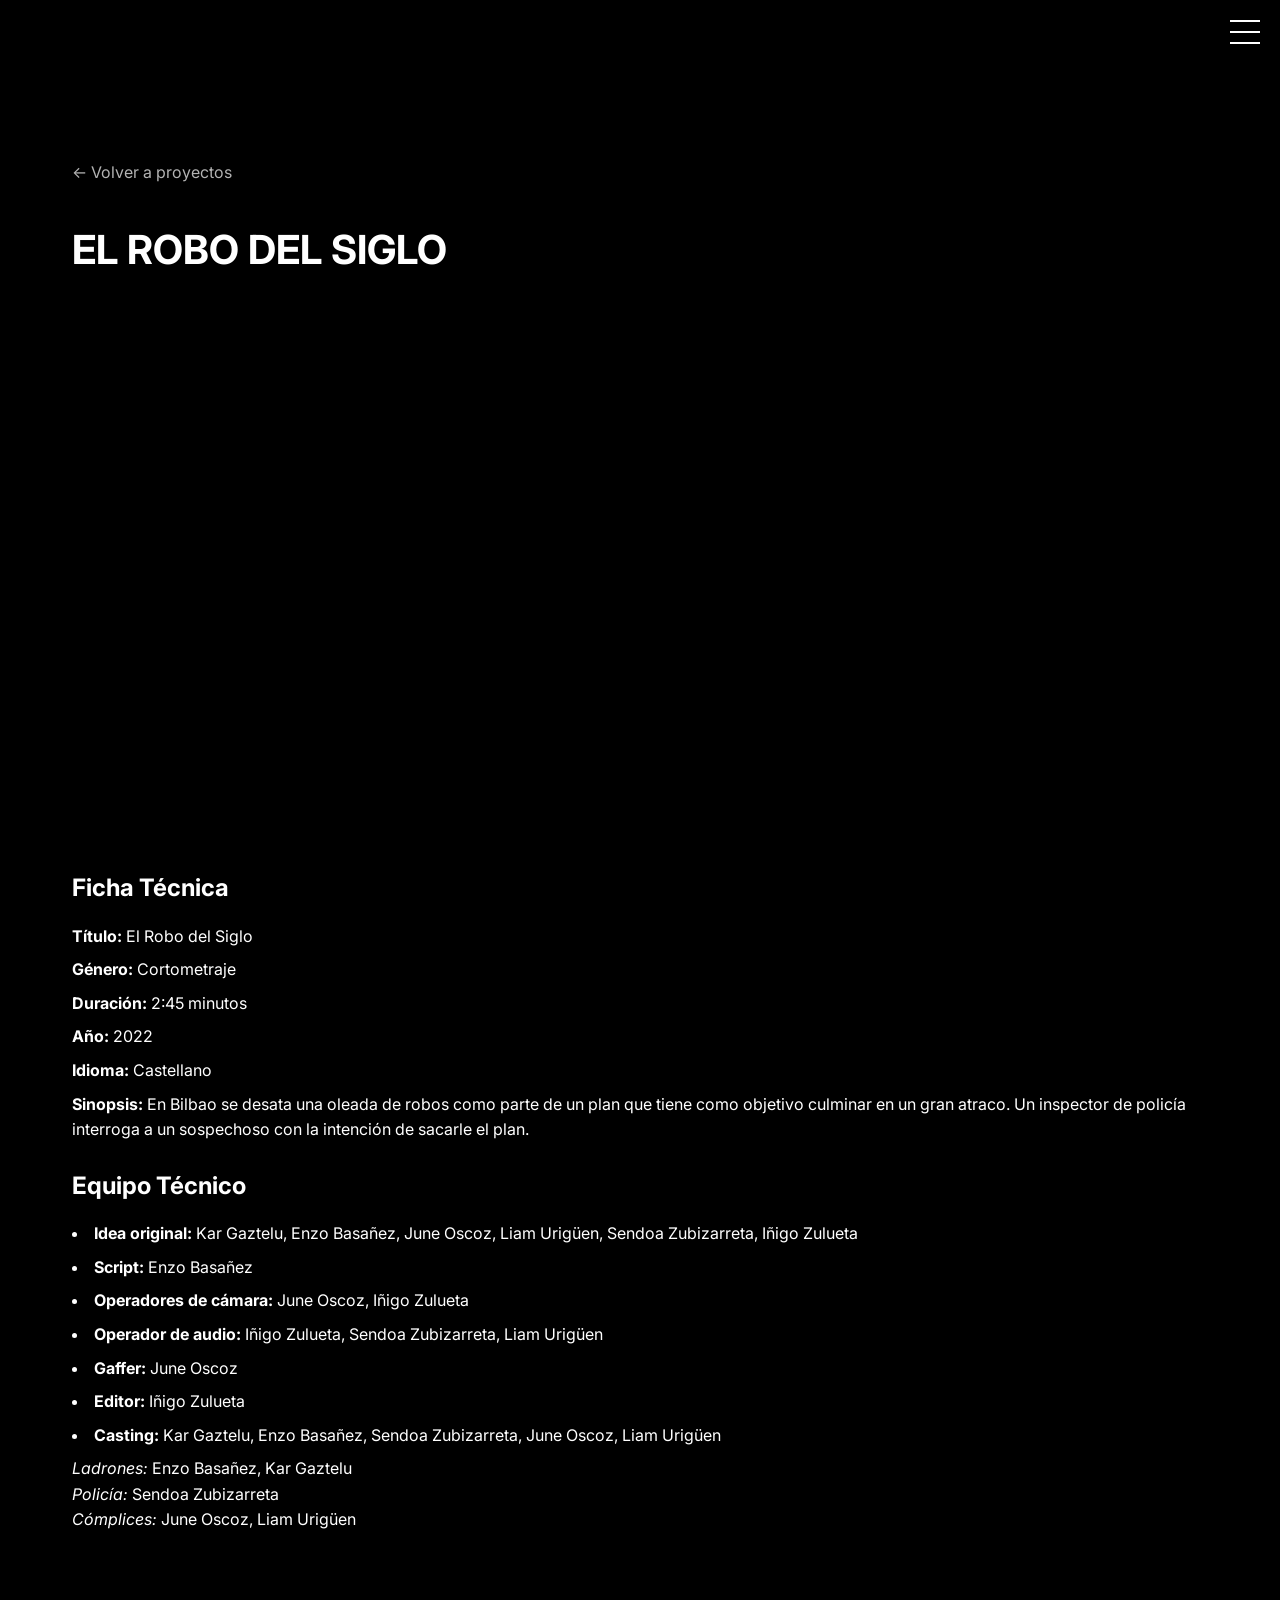
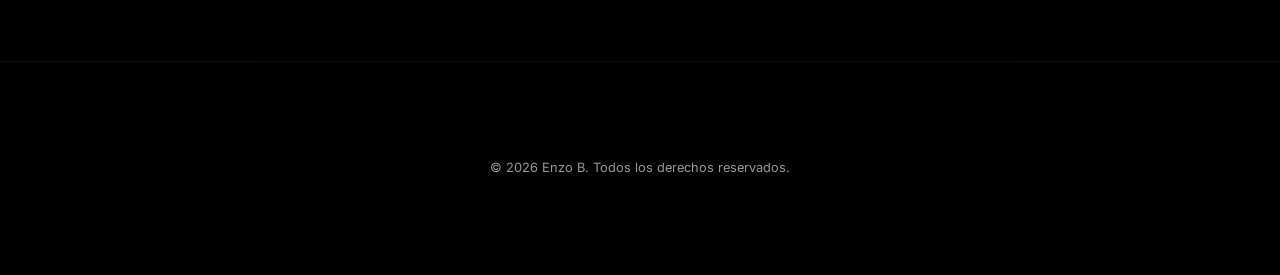
<file: proyectos/ElRoboDelSiglo.html>
<!DOCTYPE html>
<html lang="es">
<head>
    <meta charset="UTF-8">
    <meta name="viewport" content="width=device-width, initial-scale=1.0">
    <title>El Robo del Siglo - ENZO</title>
    <link rel="stylesheet" href="/css/style.css">
    <link href="https://fonts.googleapis.com/css2?family=Inter:wght@300;400;500;600;700&display=swap" rel="stylesheet">
</head>
<body>
    <!-- Menú hamburguesa -->
    <div class="menu-container">
        <div class="hamburger" id="hamburger">
            <span></span>
            <span></span>
            <span></span>
        </div>
        <nav class="mobile-menu" id="mobile-menu">
            <div class="menu-content">
                <a href="/index.html#inicio" class="menu-link">Inicio</a>
                <a href="/index.html#proyectos" class="menu-link">Proyectos</a>
                <a href="/index.html#sobre-mi" class="menu-link">Sobre mi</a>
                <a href="/index.html#contacto" class="menu-link">Contacto</a>
                <div class="menu-social">
                    <a href="https://www.instagram.com/enzoo.bb/" target="_blank">Instagram</a>
                    <a href="https://www.youtube.com/@enzobasaa" target="_blank">YouTube</a>
                </div>
                <div class="menu-lang">
                    <a href="/index.html" class="active">Esp</a>
                    <span>/</span>
                    <a href="/en/index.html">Eng</a>
                </div>
            </div>
        </nav>
    </div>

    <main>
        <section class="project-detail">
            <div class="container">
                <a href="../proyectos.html" class="back-link">← Volver a proyectos</a>
                
                <h1 class="project-title">EL ROBO DEL SIGLO</h1>
                
                <div class="project-video">
                    <!-- https://youtu.be/mXW7vO1KmGo -->
<iframe width="100%" height="500" src="https://www.youtube.com/embed/mXW7vO1KmGo" frameborder="0" allowfullscreen></iframe>                </div>
                
                <div class="project-info">
                    <h2>Ficha Técnica</h2>
                    
                    <ul>
                        <li><strong>Título:</strong> El Robo del Siglo</li>
                        <li><strong>Género:</strong> Cortometraje</li>
                        <li><strong>Duración:</strong> 2:45 minutos</li>
                        <li><strong>Año:</strong> 2022</li>
                        <li><strong>Idioma:</strong> Castellano</li>
                        <li><strong>Sinopsis:</strong> En Bilbao se desata una oleada de robos como parte de un plan que tiene como objetivo culminar en un gran atraco. Un inspector de policía interroga a un sospechoso con la intención de sacarle el plan.</li>

                    <h2>Equipo Técnico</h2>
                   
                    </ul>
                   <li><strong>Idea original:</strong> Kar Gaztelu, Enzo Basañez, June Oscoz, Liam Urigüen, Sendoa Zubizarreta, Iñigo Zulueta</li>
                   <li><strong>Script:</strong> Enzo Basañez</li>
                   <li><strong>Operadores de cámara:</strong> June Oscoz, Iñigo Zulueta</li>
                   <li><strong>Operador de audio:</strong> Iñigo Zulueta, Sendoa Zubizarreta, Liam Urigüen</li>
                   <li><strong>Gaffer:</strong> June Oscoz</li>
                   <li><strong>Editor:</strong> Iñigo Zulueta</li>
                   <li><strong>Casting:</strong> Kar Gaztelu, Enzo Basañez, Sendoa Zubizarreta, June Oscoz, Liam Urigüen</li>
                    <p><em>Ladrones:</em> Enzo Basañez, Kar Gaztelu</p>
                    <p><em>Policía:</em> Sendoa Zubizarreta</p>
                    <p><em>Cómplices:</em> June Oscoz, Liam Urigüen</p>

                   
                </div>
            </div>
        </section>
    </main>

    <footer>
        <div class="container">
            <p>&copy; 2026 Enzo B. Todos los derechos reservados.</p>
        </div>
    </footer>

    <script src="/js/main.js"></script>
</body>
</html>
</file>
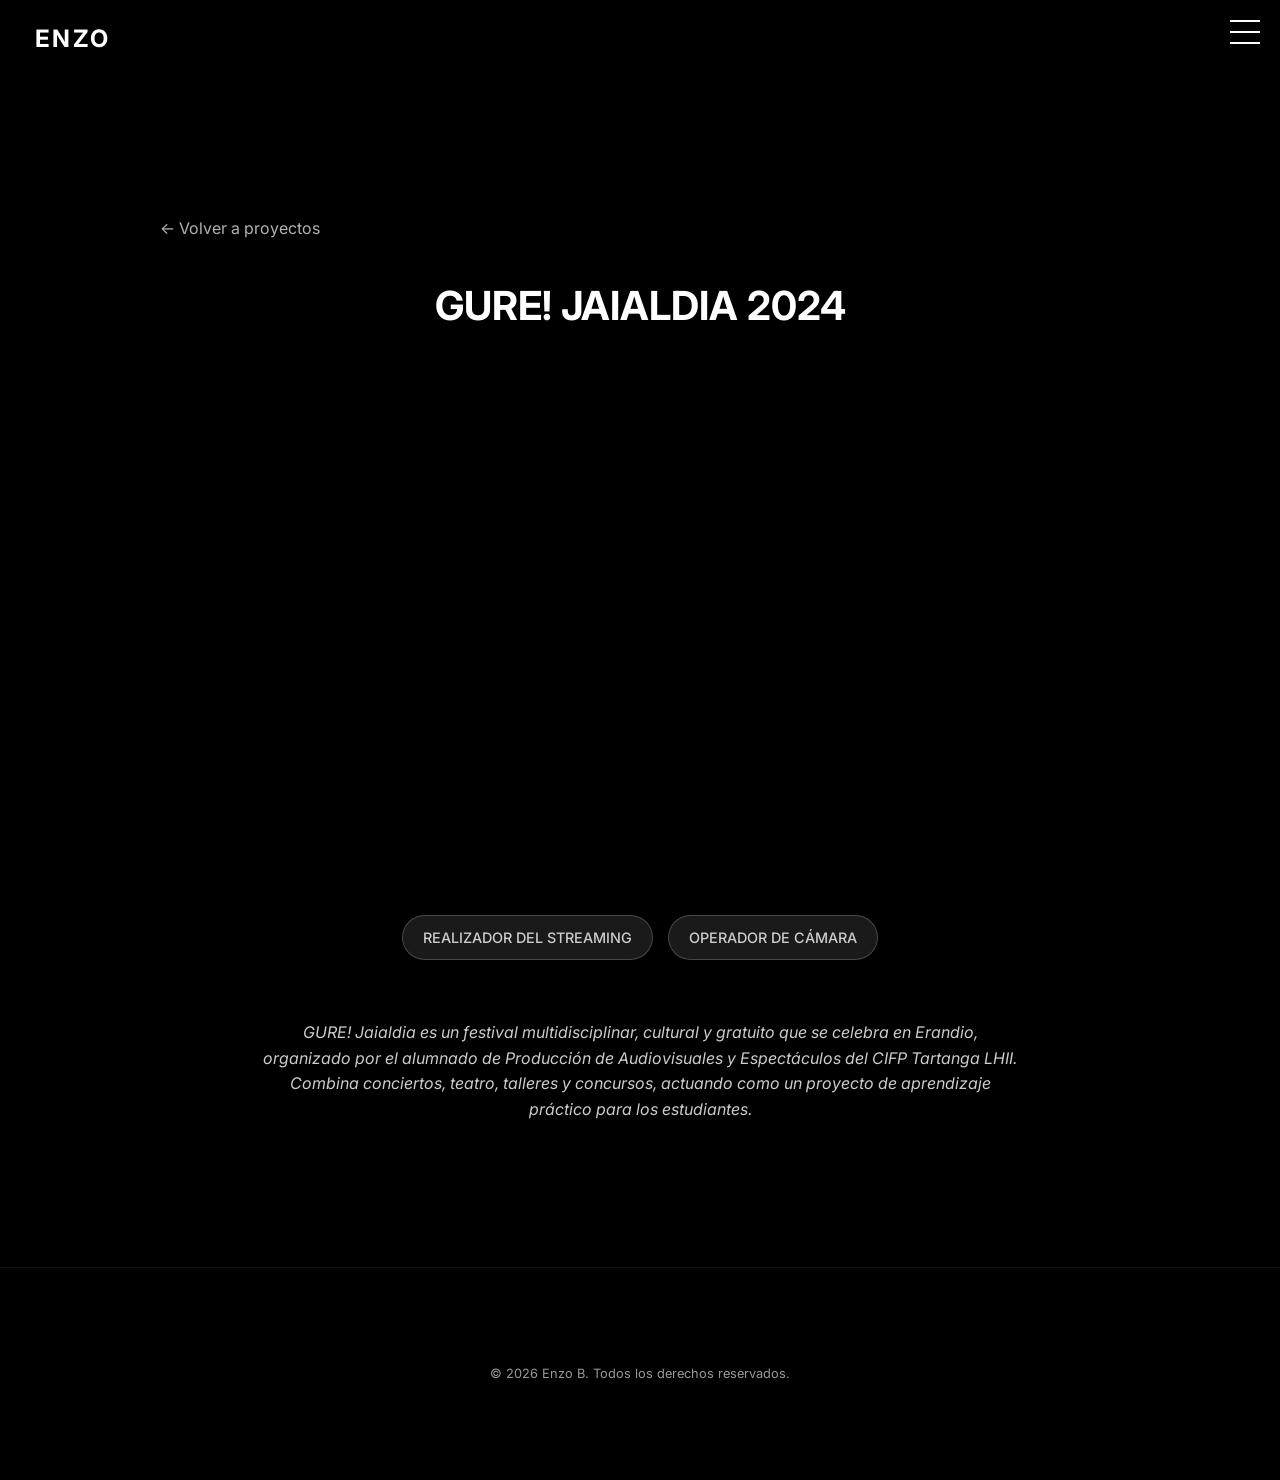
<file: proyectos/GURE!Jaialdia24.html>
<!DOCTYPE html>
<html lang="es">
<head>
    <meta charset="UTF-8">
    <meta name="viewport" content="width=device-width, initial-scale=1.0">
    <title>GURE! Jaialdia 2024 - ENZO</title>
    <link rel="stylesheet" href="/css/style.css">
    <link href="https://fonts.googleapis.com/css2?family=Inter:wght@300;400;500;600;700&display=swap" rel="stylesheet">
    <style>
        /* Estilos específicos para esta página */
        .roles-container {
            display: flex;
            flex-wrap: wrap;
            justify-content: center;
            gap: 15px;
            margin: 40px 0 40px 0;
        }
        
        .rol-card {
            background: rgba(255, 255, 255, 0.1);
            border: 1px solid rgba(255, 255, 255, 0.2);
            border-radius: 30px;
            padding: 10px 20px;
            font-size: 0.9rem;
            font-weight: 500;
            color: #cccccc;
        }
        
        .sinopsis-centrada {
            text-align: center;
            font-style: italic;
            max-width: 800px;
            margin: 0 auto;
            padding: 20px;
            line-height: 1.6;
            color: #cccccc;
        }
        
        .project-detail .container {
            max-width: 1000px;
            margin: 0 auto;
            padding: 120px 20px 60px;
        }
        
        .project-title {
            text-align: center;
            font-size: 2.5rem;
            margin-bottom: 1rem;
        }
        
        .project-video {
            margin: 30px 0;
        }
        
        .project-video iframe {
            border-radius: 12px;
        }
    </style>
</head>
<body>
    <!-- Menú hamburguesa -->
    <div class="logo-container">
        <a href="index.html" class="logo">ENZO</a>
    </div>
    <div class="menu-container">
        <div class="hamburger" id="hamburger">
            <span></span>
            <span></span>
            <span></span>
        </div>
        <nav class="mobile-menu" id="mobile-menu">
            <div class="menu-content">
                <a href="index.html" class="menu-link">Inicio</a>
                <a href="sobremi.html" class="menu-link">Sobre mi</a>
                <a href="proyectos.html" class="menu-link">Proyectos</a>
                <a href="contacto.html" class="menu-link">Contacto</a>
                <div class="menu-social">
                    <a href="https://www.instagram.com/enzoo.bb/" target="_blank">Instagram</a>
                    <a href="https://www.youtube.com/@enzobasaa" target="_blank">YouTube</a>
                </div>
                <div class="menu-lang">
                    <a href="index.html" class="active">Esp</a>
                    <span>/</span>
                    <a href="en/index.html">Eng</a>
                </div>
            </div>
        </nav>
    </div>

    <main>
        <section class="project-detail">
            <div class="container">
                <a href="proyectos.html" class="back-link">← Volver a proyectos</a>
                
                <!-- TÍTULO -->
                <h1 class="project-title">GURE! JAIALDIA 2024</h1>
                
                <!-- VIDEO DE YOUTUBE -->
                <div class="project-video">
                    <iframe width="100%" height="500" src="https://www.youtube.com/embed/P6ot9t8AaX8?list=PL_RAiNkS7X0ZklokAaoOW56YgzCv85g7i" frameborder="0" allowfullscreen></iframe>
                </div>
                
                <!-- CASILLAS DE ROLES (estáticas, sin efecto hover) -->
                <div class="roles-container">
                    <span class="rol-card">REALIZADOR DEL STREAMING</span>
                    <span class="rol-card">OPERADOR DE CÁMARA</span>
                </div>
                
                <!-- SINOPSIS (cursiva, centrada, sin raya arriba) -->
                <div class="sinopsis-centrada">
                    <p>GURE! Jaialdia es un festival multidisciplinar, cultural y gratuito que se celebra en Erandio, organizado por el alumnado de Producción de Audiovisuales y Espectáculos del CIFP Tartanga LHII. Combina conciertos, teatro, talleres y concursos, actuando como un proyecto de aprendizaje práctico para los estudiantes.</p>
                </div>
            </div>
        </section>
    </main>

    <footer>
        <div class="container">
            <p>&copy; 2026 Enzo B. Todos los derechos reservados.</p>
        </div>
    </footer>

    <script src="/js/main.js"></script>
    <script>
        const hamburger = document.getElementById('hamburger');
        const mobileMenu = document.getElementById('mobile-menu');
        
        if (hamburger && mobileMenu) {
            hamburger.addEventListener('click', function(e) {
                e.stopPropagation();
                hamburger.classList.toggle('active');
                mobileMenu.classList.toggle('active');
                if (mobileMenu.classList.contains('active')) {
                    document.body.style.overflow = 'hidden';
                } else {
                    document.body.style.overflow = '';
                }
            });

            const menuLinks = document.querySelectorAll('.menu-link');
            menuLinks.forEach(link => {
                link.addEventListener('click', function() {
                    hamburger.classList.remove('active');
                    mobileMenu.classList.remove('active');
                    document.body.style.overflow = '';
                });
            });
        }
    </script>
</body>
</html>
</file>
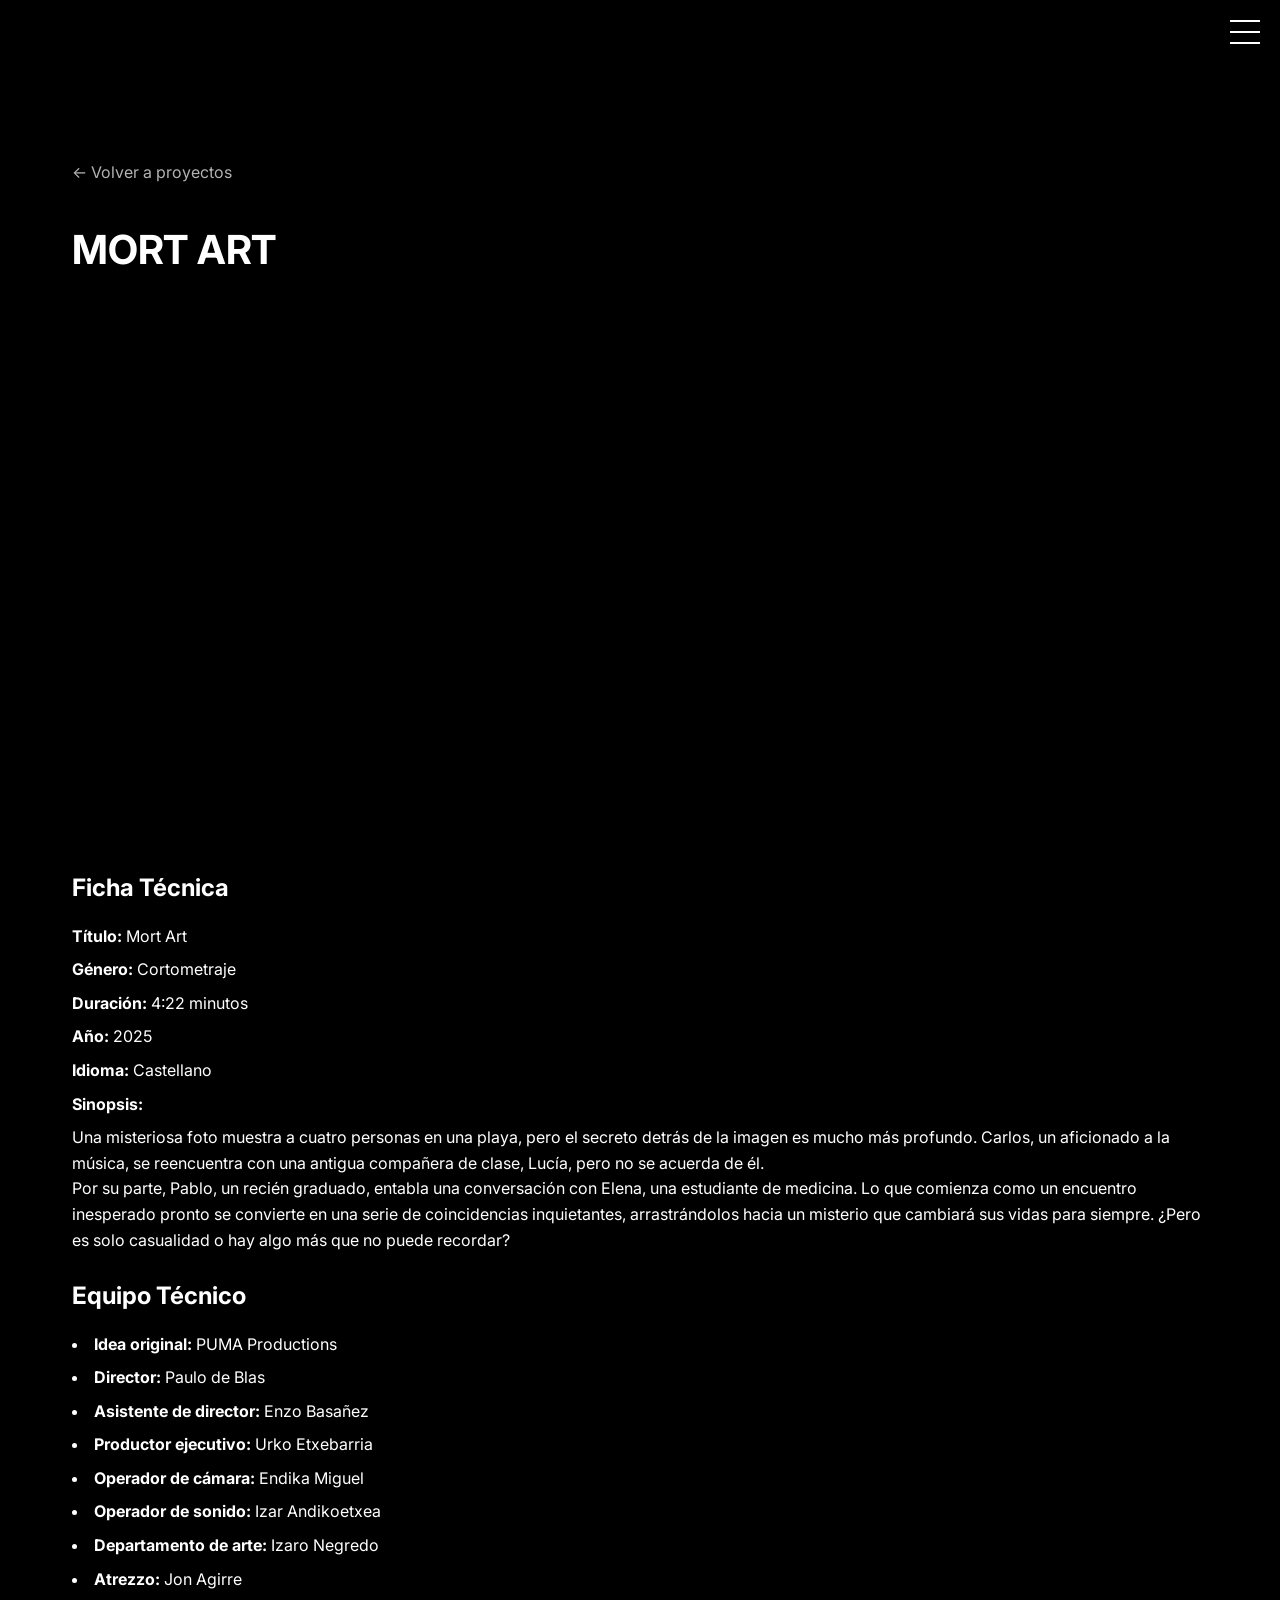
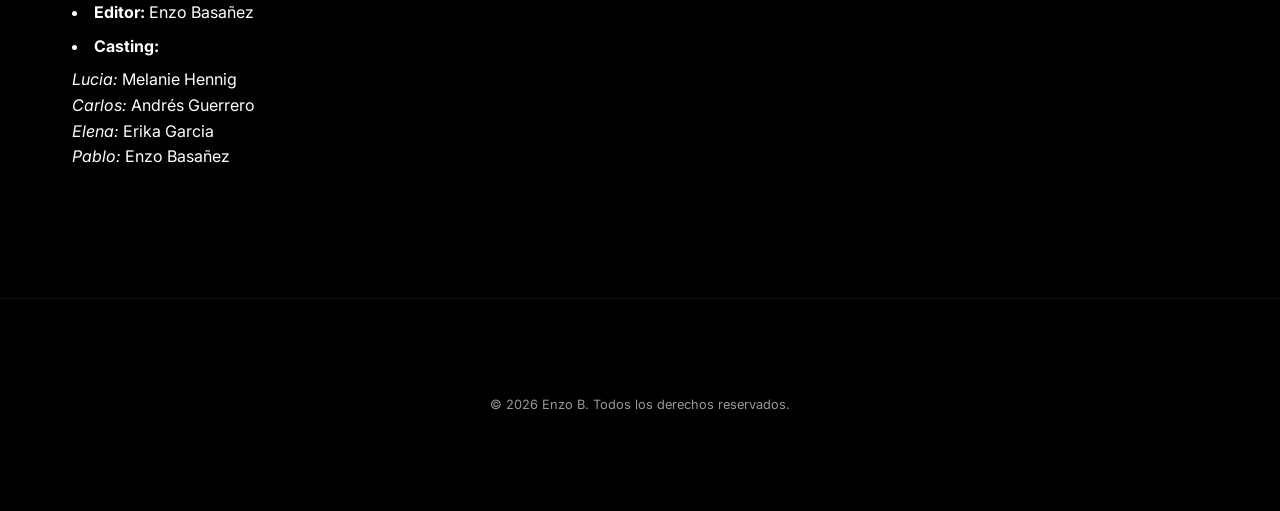
<file: proyectos/Mort Art.html>
<!DOCTYPE html>
<html lang="es">
<head>
    <meta charset="UTF-8">
    <meta name="viewport" content="width=device-width, initial-scale=1.0">
    <title>Mort Art - ENZO</title>
    <link rel="stylesheet" href="/css/style.css">
    <link href="https://fonts.googleapis.com/css2?family=Inter:wght@300;400;500;600;700&display=swap" rel="stylesheet">
</head>
<body>
    <!-- Menú hamburguesa -->
    <div class="menu-container">
        <div class="hamburger" id="hamburger">
            <span></span>
            <span></span>
            <span></span>
        </div>
        <nav class="mobile-menu" id="mobile-menu">
            <div class="menu-content">
                <a href="/index.html#inicio" class="menu-link">Inicio</a>
                <a href="/index.html#proyectos" class="menu-link">Proyectos</a>
                <a href="/index.html#sobre-mi" class="menu-link">Sobre mi</a>
                <a href="/index.html#contacto" class="menu-link">Contacto</a>
                <div class="menu-social">
                    <a href="https://www.instagram.com/enzoo.bb/" target="_blank">Instagram</a>
                    <a href="https://www.youtube.com/@enzobasaa" target="_blank">YouTube</a>
                </div>
                <div class="menu-lang">
                    <a href="/index.html" class="active">Esp</a>
                    <span>/</span>
                    <a href="/en/index.html">Eng</a>
                </div>
            </div>
        </nav>
    </div>

    <main>
        <section class="project-detail">
            <div class="container">
                <a href="../proyectos.html" class="back-link">← Volver a proyectos</a>
                
                <h1 class="project-title">MORT ART</h1>
                
                <div class="project-video">
                    <!-- https://youtu.be/83835WiJaGg -->
<iframe width="100%" height="500" src="https://www.youtube.com/embed/83835WiJaGg" frameborder="0" allowfullscreen></iframe>                </div>
                
                <div class="project-info">
                    <h2>Ficha Técnica</h2>
                    
                    <ul>
                        <li><strong>Título:</strong> Mort Art</li>
                        <li><strong>Género:</strong> Cortometraje</li>
                        <li><strong>Duración:</strong> 4:22 minutos</li>
                        <li><strong>Año:</strong> 2025</li>
                        <li><strong>Idioma:</strong> Castellano</li>
                        <li><strong>Sinopsis:</strong></li>
                            <p>Una misteriosa foto muestra a cuatro personas en una playa, pero el secreto detrás de la imagen es mucho más profundo. Carlos, un aficionado a la música, se reencuentra con una antigua compañera de clase, Lucía, pero no se acuerda de él.</p>
                            <p>Por su parte, Pablo, un recién graduado, entabla una conversación con Elena, una estudiante de medicina. Lo que comienza como un encuentro inesperado pronto se convierte en una serie de coincidencias inquietantes, arrastrándolos hacia un misterio que cambiará sus vidas para siempre. ¿Pero es solo casualidad o hay algo más que no puede recordar?</p>

                    <h2>Equipo Técnico</h2>
                   
                    </ul>
                   <li><strong>Idea original:</strong> PUMA Productions</li>
                   <li><strong>Director:</strong> Paulo de Blas</li>
                   <li><strong>Asistente de director:</strong> Enzo Basañez</li>
                    <li><strong>Productor ejecutivo:</strong> Urko Etxebarria</li>
                   <li><strong>Operador de cámara:</strong> Endika Miguel</li>
                   <li><strong>Operador de sonido:</strong> Izar Andikoetxea</li>
                   <li><strong>Departamento de arte:</strong> Izaro Negredo</li>
                   <li><strong>Atrezzo:</strong> Jon Agirre</li>
                   <li><strong>Editor:</strong> Enzo Basañez</li>
                   <li><strong>Casting:</strong></li>
                    <p><em> Lucia:</em> Melanie Hennig</p>
                    <p><em> Carlos:</em> Andrés Guerrero</p>
                    <p><em> Elena:</em> Erika Garcia</p>
                    <p><em> Pablo:</em> Enzo Basañez</p>


                   
                </div>
            </div>
        </section>
    </main>

    <footer>
        <div class="container">
            <p>&copy; 2026 Enzo B. Todos los derechos reservados.</p>
        </div>
    </footer>

    <script src="/js/main.js"></script>
</body>
</html>
</file>
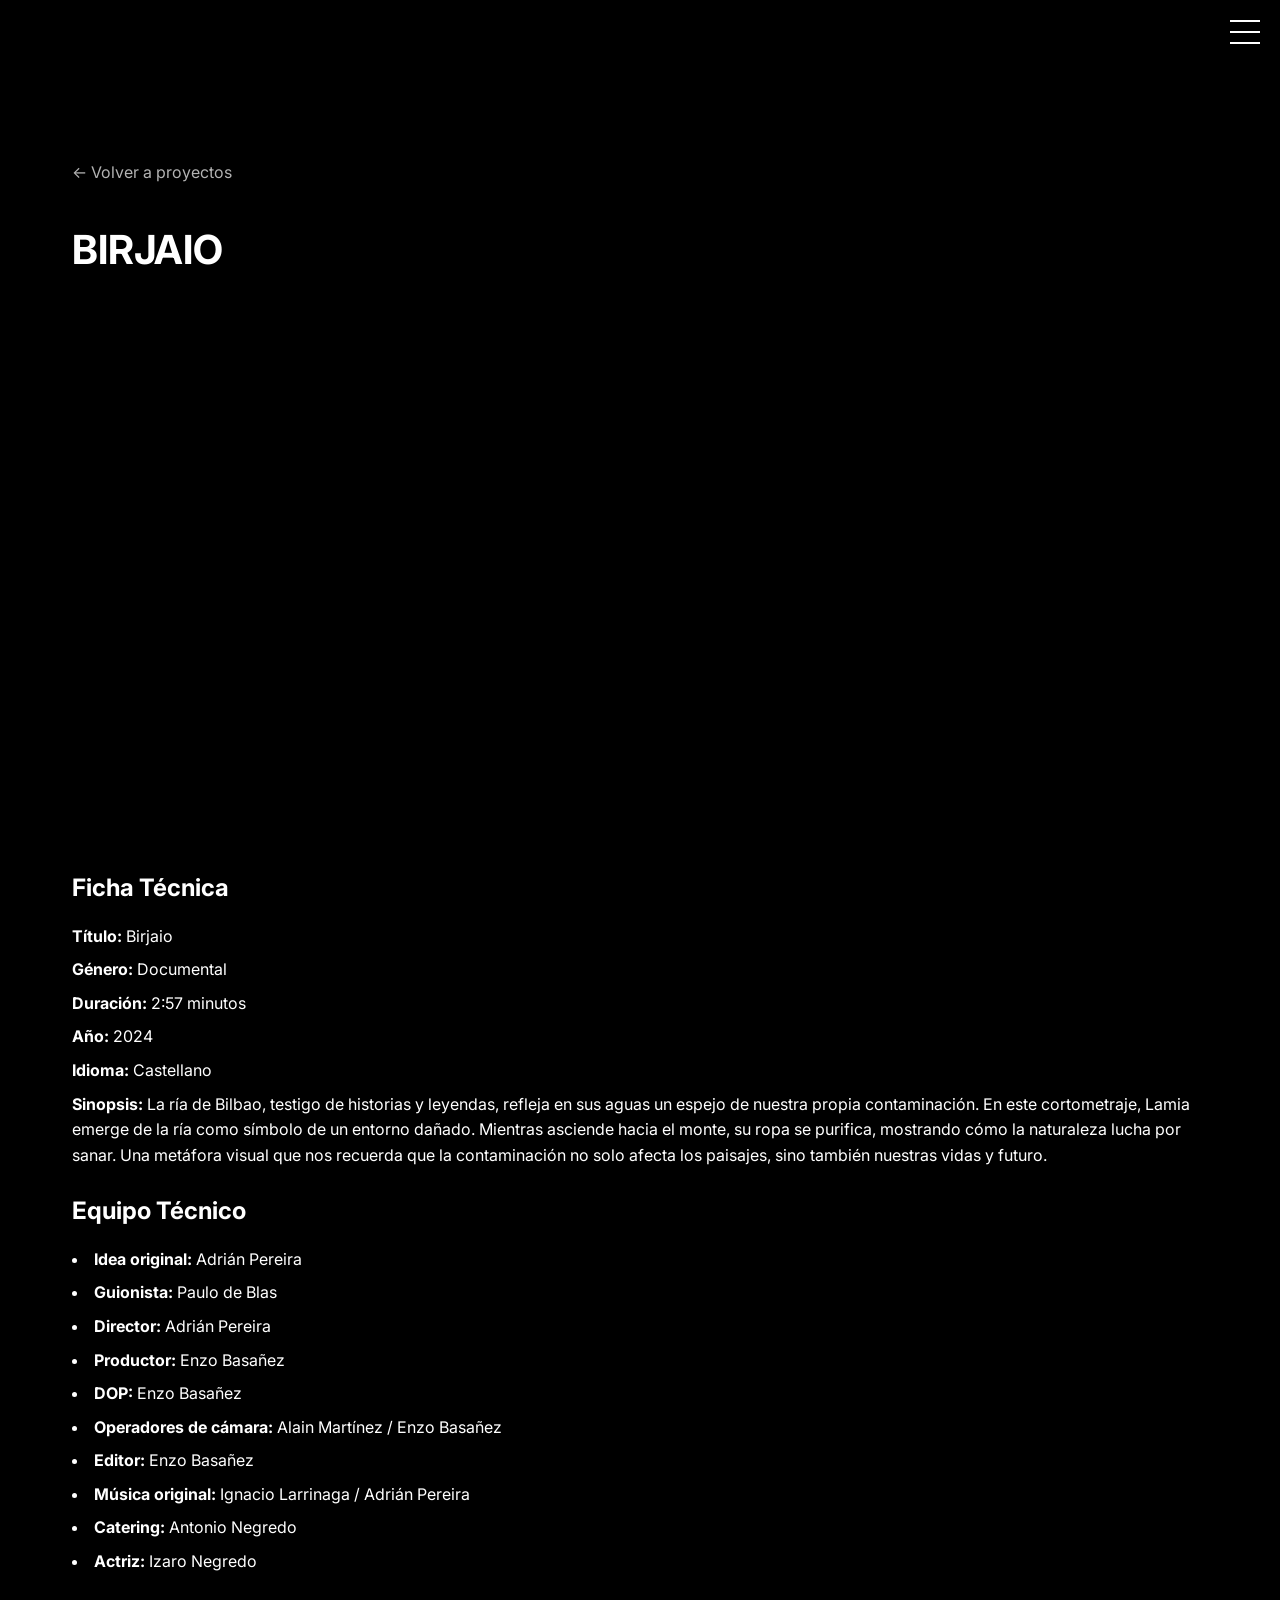
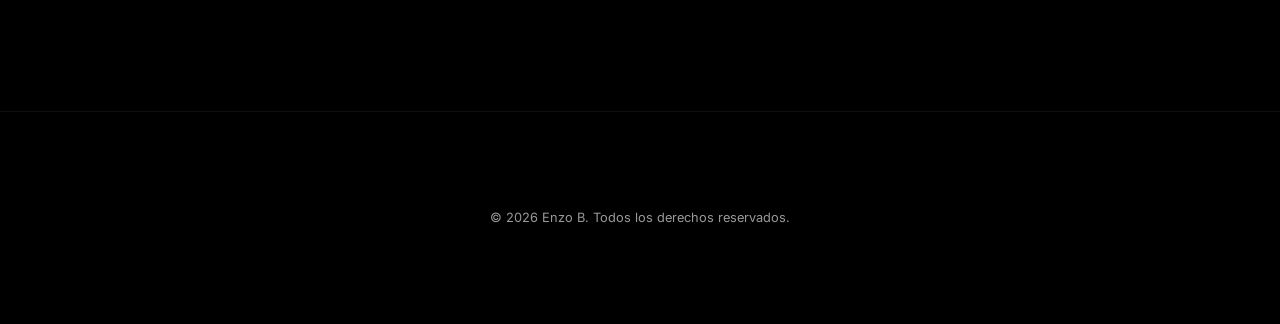
<file: proyectos/proyecto1.html>
<!DOCTYPE html>
<html lang="es">
<head>
    <meta charset="UTF-8">
    <meta name="viewport" content="width=device-width, initial-scale=1.0">
    <title>Birjaio - ENZO</title>
    <link rel="stylesheet" href="/css/style.css">
    <link href="https://fonts.googleapis.com/css2?family=Inter:wght@300;400;500;600;700&display=swap" rel="stylesheet">
</head>
<body>
    <!-- Menú hamburguesa -->
    <div class="menu-container">
        <div class="hamburger" id="hamburger">
            <span></span>
            <span></span>
            <span></span>
        </div>
        <nav class="mobile-menu" id="mobile-menu">
            <div class="menu-content">
                <a href="/index.html#inicio" class="menu-link">Inicio</a>
                <a href="/index.html#proyectos" class="menu-link">Proyectos</a>
                <a href="/index.html#sobre-mi" class="menu-link">Sobre mi</a>
                <a href="/index.html#contacto" class="menu-link">Contacto</a>
                <div class="menu-social">
                    <a href="https://www.instagram.com/enzoo.bb/" target="_blank">Instagram</a>
                    <a href="https://www.youtube.com/@enzobasaa" target="_blank">YouTube</a>
                </div>
                <div class="menu-lang">
                    <a href="/index.html" class="active">Esp</a>
                    <span>/</span>
                    <a href="/en/index.html">Eng</a>
                </div>
            </div>
        </nav>
    </div>

    <main>
        <section class="project-detail">
            <div class="container">
                <a href="../proyectos.html" class="back-link">← Volver a proyectos</a>
                
                <h1 class="project-title">BIRJAIO</h1>
                
                <div class="project-video">
                    <!-- https://youtu.be/ZN3Awo_5viw -->
<iframe width="100%" height="500" src="https://www.youtube.com/embed/ZN3Awo_5viw" frameborder="0" allowfullscreen></iframe>                </div>
                
                <div class="project-info">
                    <h2>Ficha Técnica</h2>
                    
                    <ul>
                        <li><strong>Título:</strong> Birjaio</li>
                        <li><strong>Género:</strong> Documental</li>
                        <li><strong>Duración:</strong> 2:57 minutos</li>
                        <li><strong>Año:</strong> 2024</li>
                        <li><strong>Idioma:</strong> Castellano</li>
                        <li><strong>Sinopsis:</strong> La ría de Bilbao, testigo de historias y leyendas, refleja en sus aguas un espejo de nuestra propia contaminación. En este cortometraje, Lamia emerge de la ría como símbolo de un entorno dañado. Mientras asciende hacia el monte, su ropa se purifica, mostrando cómo la naturaleza lucha por sanar. Una metáfora visual que nos recuerda que la contaminación no solo afecta los paisajes, sino también nuestras vidas y futuro.</li>

                    <h2>Equipo Técnico</h2>
                   
                    </ul>
                   <li><strong>Idea original:</strong> Adrián Pereira</li>
                   <li><strong>Guionista:</strong> Paulo de Blas</li>
                   <li><strong>Director:</strong> Adrián Pereira</li>
                   <li><strong>Productor:</strong> Enzo Basañez</li>
                   <li><strong>DOP:</strong> Enzo Basañez</li>
                   <li><strong>Operadores de cámara:</strong> Alain Martínez / Enzo Basañez</li>
                   <li><strong>Editor:</strong> Enzo Basañez</li>
                   <li><strong>Música original:</strong> Ignacio Larrinaga / Adrián Pereira</li>
                   <li><strong>Catering:</strong> Antonio Negredo</li>
                   <li><strong>Actriz:</strong> Izaro Negredo</li>

                   
                </div>
            </div>
        </section>
    </main>

    <footer>
        <div class="container">
            <p>&copy; 2026 Enzo B. Todos los derechos reservados.</p>
        </div>
    </footer>

    <script src="/js/main.js"></script>
</body>
</html>
</file>
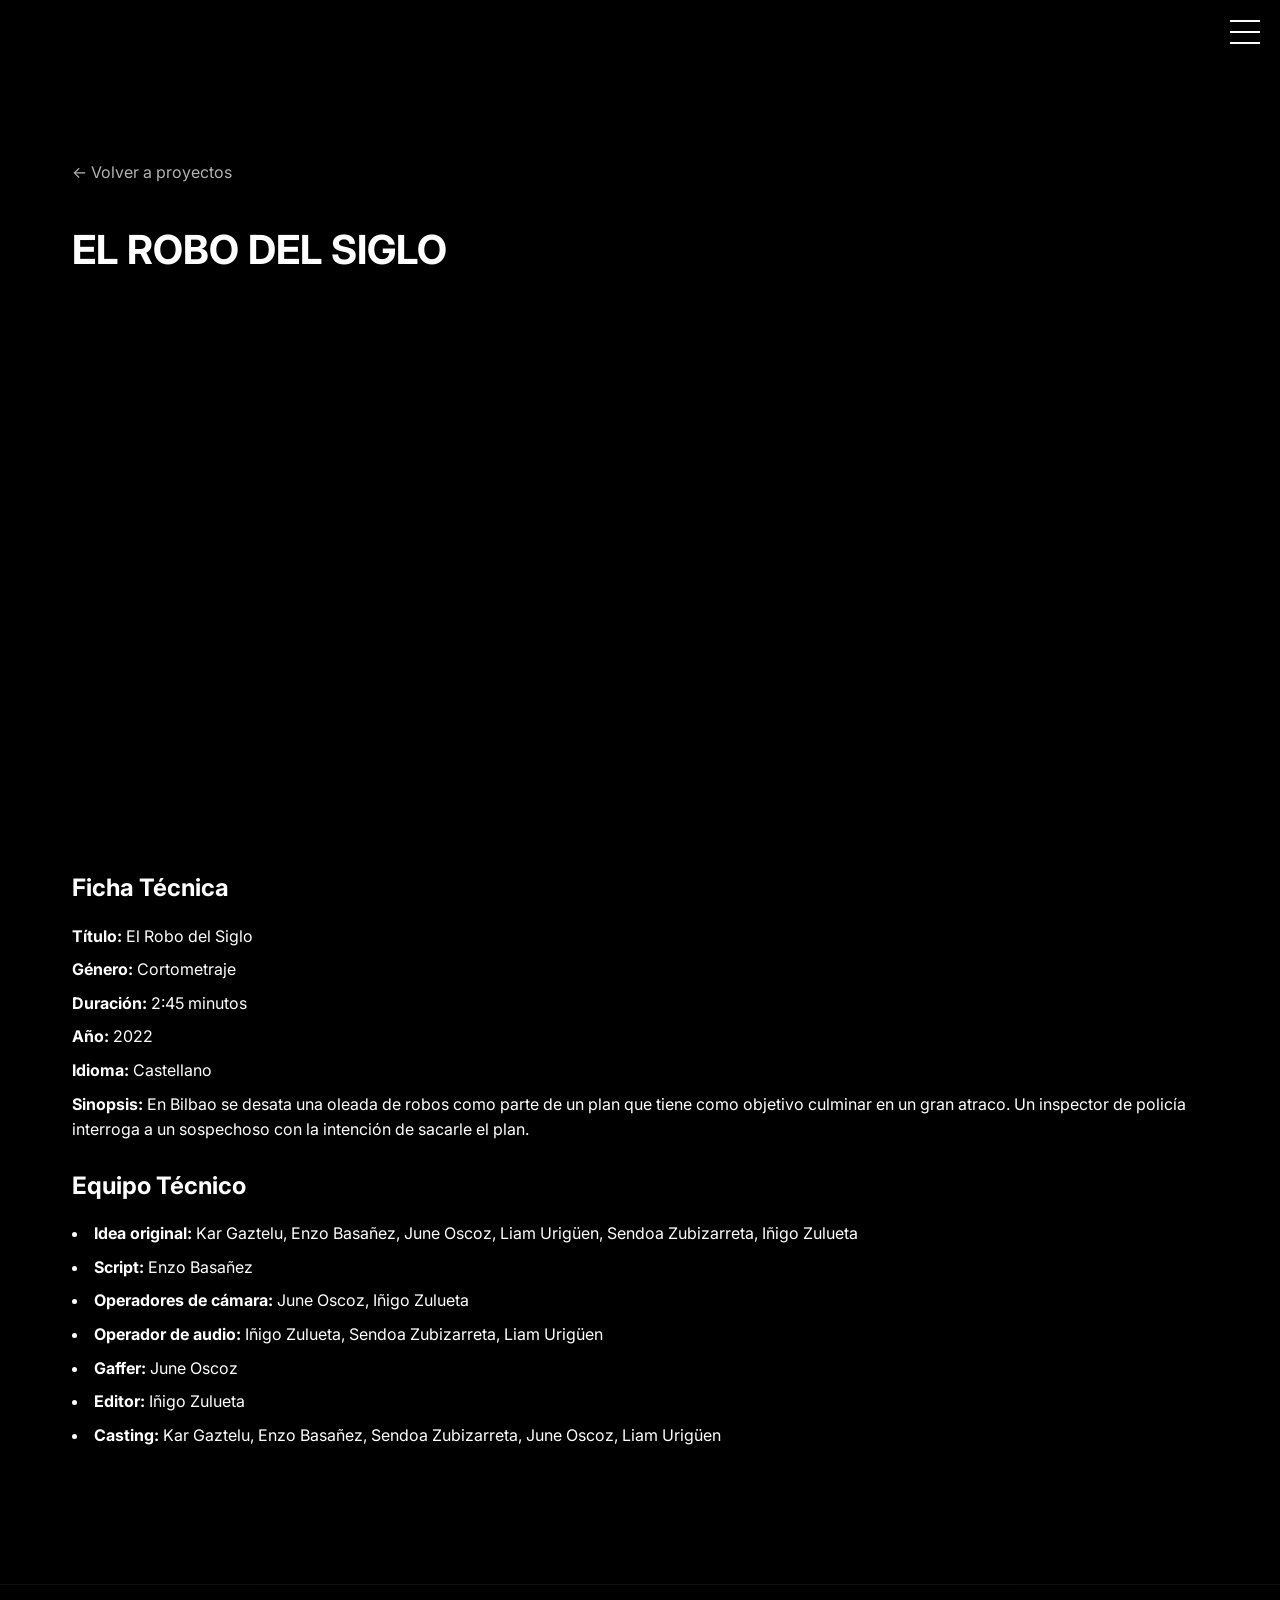
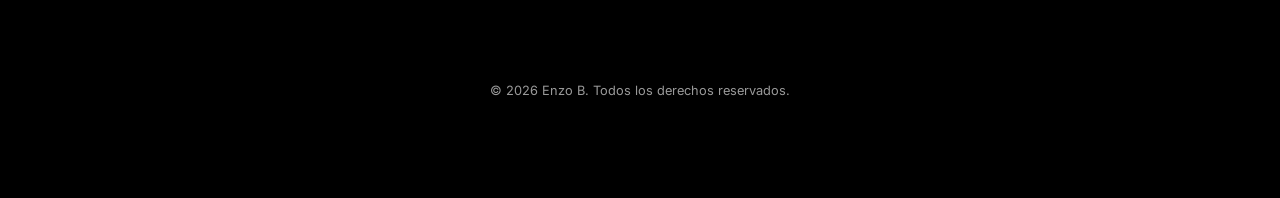
<file: proyectos/proyecto2.html>
<!DOCTYPE html>
<html lang="es">
<head>
    <meta charset="UTF-8">
    <meta name="viewport" content="width=device-width, initial-scale=1.0">
    <title>El Robo del Siglo - ENZO</title>
    <link rel="stylesheet" href="/css/style.css">
    <link href="https://fonts.googleapis.com/css2?family=Inter:wght@300;400;500;600;700&display=swap" rel="stylesheet">
</head>
<body>
    <!-- Menú hamburguesa -->
    <div class="menu-container">
        <div class="hamburger" id="hamburger">
            <span></span>
            <span></span>
            <span></span>
        </div>
        <nav class="mobile-menu" id="mobile-menu">
            <div class="menu-content">
                <a href="/index.html#inicio" class="menu-link">Inicio</a>
                <a href="/index.html#proyectos" class="menu-link">Proyectos</a>
                <a href="/index.html#sobre-mi" class="menu-link">Sobre mi</a>
                <a href="/index.html#contacto" class="menu-link">Contacto</a>
                <div class="menu-social">
                    <a href="https://www.instagram.com/enzoo.bb/" target="_blank">Instagram</a>
                    <a href="https://www.youtube.com/@enzobasaa" target="_blank">YouTube</a>
                </div>
                <div class="menu-lang">
                    <a href="/index.html" class="active">Esp</a>
                    <span>/</span>
                    <a href="/en/index.html">Eng</a>
                </div>
            </div>
        </nav>
    </div>

    <main>
        <section class="project-detail">
            <div class="container">
                <a href="../proyectos.html" class="back-link">← Volver a proyectos</a>
                
                <h1 class="project-title">EL ROBO DEL SIGLO</h1>
                
                <div class="project-video">
                    <!-- https://youtu.be/mXW7vO1KmGo -->
<iframe width="100%" height="500" src="https://www.youtube.com/embed/mXW7vO1KmGo" frameborder="0" allowfullscreen></iframe>                </div>
                
                <div class="project-info">
                    <h2>Ficha Técnica</h2>
                    
                    <ul>
                        <li><strong>Título:</strong> El Robo del Siglo</li>
                        <li><strong>Género:</strong> Cortometraje</li>
                        <li><strong>Duración:</strong> 2:45 minutos</li>
                        <li><strong>Año:</strong> 2022</li>
                        <li><strong>Idioma:</strong> Castellano</li>
                        <li><strong>Sinopsis:</strong> En Bilbao se desata una oleada de robos como parte de un plan que tiene como objetivo culminar en un gran atraco. Un inspector de policía interroga a un sospechoso con la intención de sacarle el plan.</li>

                    <h2>Equipo Técnico</h2>
                   
                    </ul>
                   <li><strong>Idea original:</strong> Kar Gaztelu, Enzo Basañez, June Oscoz, Liam Urigüen, Sendoa Zubizarreta, Iñigo Zulueta</li>
                   <li><strong>Script:</strong> Enzo Basañez</li>
                   <li><strong>Operadores de cámara:</strong> June Oscoz, Iñigo Zulueta</li>
                   <li><strong>Operador de audio:</strong> Iñigo Zulueta, Sendoa Zubizarreta, Liam Urigüen</li>
                   <li><strong>Gaffer:</strong> June Oscoz</li>
                   <li><strong>Editor:</strong> Iñigo Zulueta</li>
                   <li><strong>Casting:</strong> Kar Gaztelu, Enzo Basañez, Sendoa Zubizarreta, June Oscoz, Liam Urigüen</li>

                   
                </div>
            </div>
        </section>
    </main>

    <footer>
        <div class="container">
            <p>&copy; 2026 Enzo B. Todos los derechos reservados.</p>
        </div>
    </footer>

    <script src="/js/main.js"></script>
</body>
</html>
</file>
<file: css/style.css>
/* ===== VARIABLES DE COLOR ===== */
:root {
    --fondo: #ffffff;
    --texto: #000000;
}

body {
    --fondo: #000000;
    --texto: #ffffff;
}

* {
    margin: 0;
    padding: 0;
    box-sizing: border-box;
}

body {
    font-family: 'Inter', sans-serif;
    background-color: #000000;
    color: #ffffff;
    line-height: 1.6;
}

/* ========== MENÚ HAMBURGUESA ========== */
.menu-container {
    position: fixed;
    top: 20px;
    right: 20px;
    z-index: 2000;
}

.hamburger {
    width: 30px;
    height: 24px;
    display: flex;
    flex-direction: column;
    justify-content: space-between;
    cursor: pointer;
    z-index: 2001;
    position: relative;
}

.hamburger span {
    width: 100%;
    height: 2px;
    background-color: white;
    transition: all 0.3s ease;
}

.hamburger.active span:nth-child(1) {
    transform: rotate(45deg) translate(8px, 8px);
}

.hamburger.active span:nth-child(2) {
    opacity: 0;
}

.hamburger.active span:nth-child(3) {
    transform: rotate(-45deg) translate(8px, -8px);
}

.mobile-menu {
    position: fixed;
    top: 0;
    right: -100%;
    width: 100%;
    height: 100vh;
    background-color: #000000;
    transition: right 0.4s ease;
    z-index: 1999;
    display: flex;
    align-items: center;
    justify-content: center;
}

.mobile-menu.active {
    right: 0;
}

.menu-content {
    text-align: center;
    display: flex;
    flex-direction: column;
    gap: 2rem;
}

.menu-link {
    color: white;
    text-decoration: none;
    font-size: 2rem;
    font-weight: 500;
    transition: opacity 0.3s;
}

.menu-link:hover {
    opacity: 0.7;
}

.menu-social {
    margin-top: 2rem;
    display: flex;
    gap: 1.5rem;
    justify-content: center;
}

.menu-social a {
    color: white;
    text-decoration: none;
    font-size: 0.9rem;
    opacity: 0.7;
}

.menu-social a:hover {
    opacity: 1;
}

.menu-lang {
    margin-top: 1rem;
    display: flex;
    gap: 0.3rem;
    justify-content: center;
}

.menu-lang a {
    color: white;
    text-decoration: none;
    opacity: 0.6;
}

.menu-lang a.active {
    opacity: 1;
}

.menu-lang span {
    color: white;
    opacity: 0.6;
}

/* ========== HERO SECTION ========== */
.hero {
    min-height: 100vh;
    display: flex;
    align-items: center;
    justify-content: center;
    text-align: center;
    padding: 2rem;
    position: relative;
    background-image: url('/images/fondo.jpg');
    background-size: cover;
    background-position: center;
    background-repeat: no-repeat;
}

/* Capa de transparencia negra encima de la imagen */
.hero::before {
    content: '';
    position: absolute;
    top: 0;
    left: 0;
    width: 100%;
    height: 100%;
    background-color: rgba(0, 0, 0, 0.6);
    z-index: 1;
}

.hero-content {
    position: relative;
    z-index: 2;
}

.hero-content h1 {
    font-size: 5rem;
    font-weight: 700;
    letter-spacing: 0.2em;
    margin-bottom: 1rem;
}

.hero-content p {
    font-size: 1.5rem;
    opacity: 0.8;
    letter-spacing: 0.1em;
}

/* ========== SECTIONS ========== */
.container {
    max-width: 1200px;
    margin: 0 auto;
    padding: 4rem 2rem;
}

.section-title {
    font-size: 2rem;
    font-weight: 500;
    margin-bottom: 3rem;
    text-align: center;
    letter-spacing: 0.1em;
}

/* ========== PROJECTS ========== */
.projects .container {
    max-width: 1000px;
    padding: 4rem 2rem;
}

.projects-grid {
    display: flex;
    justify-content: center;
    align-items: center;
    width: 100%;
}

.project-card {
    background: #111111;
    border-radius: 12px;
    overflow: hidden;
    transition: transform 0.3s;
    cursor: pointer;
    max-width: 900px;
    width: 100%;
    margin: 0 auto;
}

.project-image {
    width: 100%;
    position: relative;
    padding-bottom: 56.25%;
    overflow: hidden;
}

.project-image img {
    position: absolute;
    top: 0;
    left: 0;
    width: 100%;
    height: 100%;
    object-fit: cover;
    transition: transform 0.3s;
}

.project-card:hover .project-image img {
    transform: scale(1.05);
}

.project-card h3 {
    padding: 1.5rem 1.5rem 0.5rem;
    font-size: 1.3rem;
    text-align: center;
}

.project-card p {
    padding: 0 1.5rem 1.5rem;
    color: #cccccc;
    font-size: 0.95rem;
    text-align: center;
}

.project-card:hover {
    transform: translateY(-5px);
}

/* ========== ABOUT ========== */
.about {
    background-color: #0a0a0a;
}

.about-content {
    max-width: 800px;
    margin: 0 auto;
    text-align: center;
}

.about-text p {
    margin-bottom: 1rem;
    font-size: 1.1rem;
    color: #cccccc;
}

/* ========== CONTACT ========== */
.contact-info {
    text-align: center;
}

.contact-info p {
    margin-bottom: 1.5rem;
    font-size: 1.1rem;
}

.email-link {
    display: inline-block;
    font-size: 1.5rem;
    color: #ffffff;
    text-decoration: none;
    margin-bottom: 2rem;
    border-bottom: 2px solid rgba(255, 255, 255, 0.3);
    transition: border-color 0.3s;
}

.email-link:hover {
    border-bottom-color: #ffffff;
}

.contact-social {
    display: flex;
    justify-content: center;
    gap: 2rem;
}

.contact-social a {
    color: #ffffff;
    text-decoration: none;
    opacity: 0.7;
    transition: opacity 0.3s;
}

.contact-social a:hover {
    opacity: 1;
}

/* ========== FOOTER ========== */
footer {
    text-align: center;
    padding: 2rem;
    border-top: 1px solid rgba(255, 255, 255, 0.1);
    font-size: 0.8rem;
    opacity: 0.6;
}

/* ========== PÁGINA DE PROYECTO DETALLE ========== */
.back-link {
    display: inline-block;
    margin-bottom: 2rem;
    color: white;
    text-decoration: none;
    opacity: 0.7;
    transition: opacity 0.3s;
}

.back-link:hover {
    opacity: 1;
}

.project-detail {
    min-height: 100vh;
    padding: 6rem 0 4rem;
}

.project-title {
    font-size: 2.5rem;
    margin-bottom: 2rem;
}

.project-video {
    margin-bottom: 3rem;
}

.project-info h2,
.project-info h3 {
    margin: 1.5rem 0 1rem;
}

.project-info ul {
    list-style: none;
    padding: 0;
}

.project-info li {
    margin-bottom: 0.5rem;
}

/* ===== PÁGINA SOBRE MÍ (TEXTO + IMAGEN) ===== */
.sobremi-container {
    display: flex;
    align-items: center;
    justify-content: space-between;
    gap: 50px;
    padding: 120px 5% 60px;
    max-width: 1400px;
    margin: 0 auto;
    min-height: 100vh;
    background-color: #000000;
    color: #ffffff;
}

.sobremi-texto {
    flex: 1;
    padding-right: 30px;
}

.sobremi-texto h1 {
    font-size: 2.5em;
    margin-bottom: 30px;
    color: #ffffff;
}

.sobremi-texto p {
    line-height: 1.6;
    margin-bottom: 20px;
    font-size: 1.1em;
    color: #cccccc;
    text-align: justify;
}
}

.sobremi-texto ul {
    margin: 20px 0;
    padding-left: 20px;
}

.sobremi-texto li {
    margin-bottom: 10px;
    line-height: 1.6;
    color: #cccccc;
}

.sobremi-imagen {
    flex: 1;
}

.sobremi-imagen img {
    width: 100%;
    height: auto;
    border-radius: 15px;
    box-shadow: 0 10px 30px rgba(0,0,0,0.5);
    object-fit: cover;
}

/* ===== PÁGINA DE PROYECTOS (CUADRÍCULA) ===== */
.pagina-proyectos {
    padding: 120px 5% 60px;
    min-height: 100vh;
    background-color: #000000;
}

.pagina-proyectos h1 {
    text-align: center;
    font-size: 2.5em;
    margin-bottom: 50px;
    color: #ffffff;
}

.grid-proyectos {
    display: grid;
    grid-template-columns: repeat(auto-fill, minmax(320px, 1fr));
    gap: 40px;
    max-width: 1400px;
    margin: 0 auto;
}

.proyecto-card {
    text-decoration: none;
    color: #ffffff;
    transition: transform 0.3s;
    display: block;
}

.proyecto-card:hover {
    transform: translateY(-10px);
}

.proyecto-card img {
    width: 100%;
    height: 250px;
    object-fit: cover;
    filter: grayscale(100%);
    transition: filter 0.3s;
    border-radius: 10px;
    box-shadow: 0 5px 15px rgba(0,0,0,0.3);
}

.proyecto-card:hover img {
    filter: grayscale(0%);
}

.proyecto-card h3 {
    margin: 15px 0 5px;
    font-size: 1.4em;
    text-align: center;
    color: #ffffff;
}

.proyecto-card p {
    display: none;
    text-align: center;
    color: #cccccc;
    font-size: 1em;
}

.proyecto-card:hover p {
    display: block;
}

/* ===== RESPONSIVE ===== */
@media (max-width: 768px) {
    .menu-link {
        font-size: 1.5rem;
    }
    
    .hero-content h1 {
        font-size: 2.5rem;
        letter-spacing: 0.1em;
    }
    
    .hero-content p {
        font-size: 1rem;
    }
    
    .section-title {
        font-size: 1.5rem;
    }
    
    .email-link {
        font-size: 1.1rem;
    }
    
    .project-title {
        font-size: 1.8rem;
    }
    
    .project-video iframe {
        height: 250px;
    }
}

@media (max-width: 900px) {
    .sobremi-container {
        flex-direction: column;
        padding: 100px 5% 60px;
    }
    
    .sobremi-texto {
        padding-right: 0;
    }
    
    .sobremi-imagen {
        width: 100%;
    }
}

/* ===== PÁGINA DE PROYECTOS (TODOS) ===== */
.pagina-proyectos {
    padding: 120px 5% 80px;
    min-height: 100vh;
    background-color: #000000;
}

.page-title {
    text-align: center;
    font-size: 2.5rem;
    font-weight: 600;
    margin-bottom: 50px;
    color: #ffffff;
    letter-spacing: 0.1em;
}

.grid-proyectos {
    display: grid;
    grid-template-columns: repeat(auto-fill, minmax(320px, 1fr));
    gap: 40px;
    max-width: 1400px;
    margin: 0 auto;
}

.proyecto-card {
    cursor: pointer;
    text-decoration: none;
    transition: transform 0.3s ease;
    display: block;
}

.proyecto-card:hover {
    transform: translateY(-8px);
}

.proyecto-card img {
    width: 100%;
    height: 250px;
    object-fit: cover;
    filter: grayscale(100%);
    transition: filter 0.3s ease;
    border-radius: 12px;
    box-shadow: 0 5px 15px rgba(0,0,0,0.3);
}

.proyecto-card:hover img {
    filter: grayscale(0%);
}

.proyecto-card h3 {
    margin: 18px 0 5px;
    font-size: 1.3rem;
    text-align: center;
    color: #ffffff;
    font-weight: 500;
}

.proyecto-card p {
    display: none;
    text-align: center;
    color: #aaaaaa;
    font-size: 0.9rem;
}

.proyecto-card:hover p {
    display: block;
}

/* Responsive para móviles */
@media (max-width: 768px) {
    .grid-proyectos {
        grid-template-columns: repeat(auto-fill, minmax(280px, 1fr));
        gap: 25px;
    }
    
    .page-title {
        font-size: 1.8rem;
        margin-bottom: 30px;
    }
    
    .proyecto-card img {
        height: 200px;
    }
}
/* ===== LOGO EN ESQUINA SUPERIOR IZQUIERDA ===== */
.logo-container {
    position: fixed;
    top: 20px;
    left: 20px;
    z-index: 2000;
}

.logo {
    font-family: 'Inter', sans-serif;
    font-size: 1.5rem;
    font-weight: 700;
    letter-spacing: 0.1em;
    color: white;
    text-decoration: none;
    background: rgba(0, 0, 0, 0.5);
    padding: 8px 15px;
    border-radius: 30px;
    transition: all 0.3s ease;
}

.logo:hover {
    background: rgba(255, 255, 255, 0.2);
    transform: scale(1.05);
}

/* Responsive para móviles */
@media (max-width: 768px) {
    .logo {
        font-size: 1.1rem;
        padding: 6px 12px;
    }
    
    .logo-container {
        top: 15px;
        left: 15px;
    }
}

/* ===== JUSTIFICAR TEXTO EN SOBRE MÍ ===== */
.sobremi-texto p {
    text-align: justify !important;
}

/* ===== CATEGORÍAS ===== */
.categoria-titulo {
    font-size: 1.8rem;
    font-weight: 500;
    margin: 50px 0 25px 0;
    color: #ffffff;
    letter-spacing: 0.05em;
    border-left: 4px solid #ffffff;
    padding-left: 15px;
}

.categoria-titulo:first-of-type {
    margin-top: 0;
}

/* Espacio entre categorías */
.grid-proyectos {
    margin-bottom: 40px;
}
</file>
